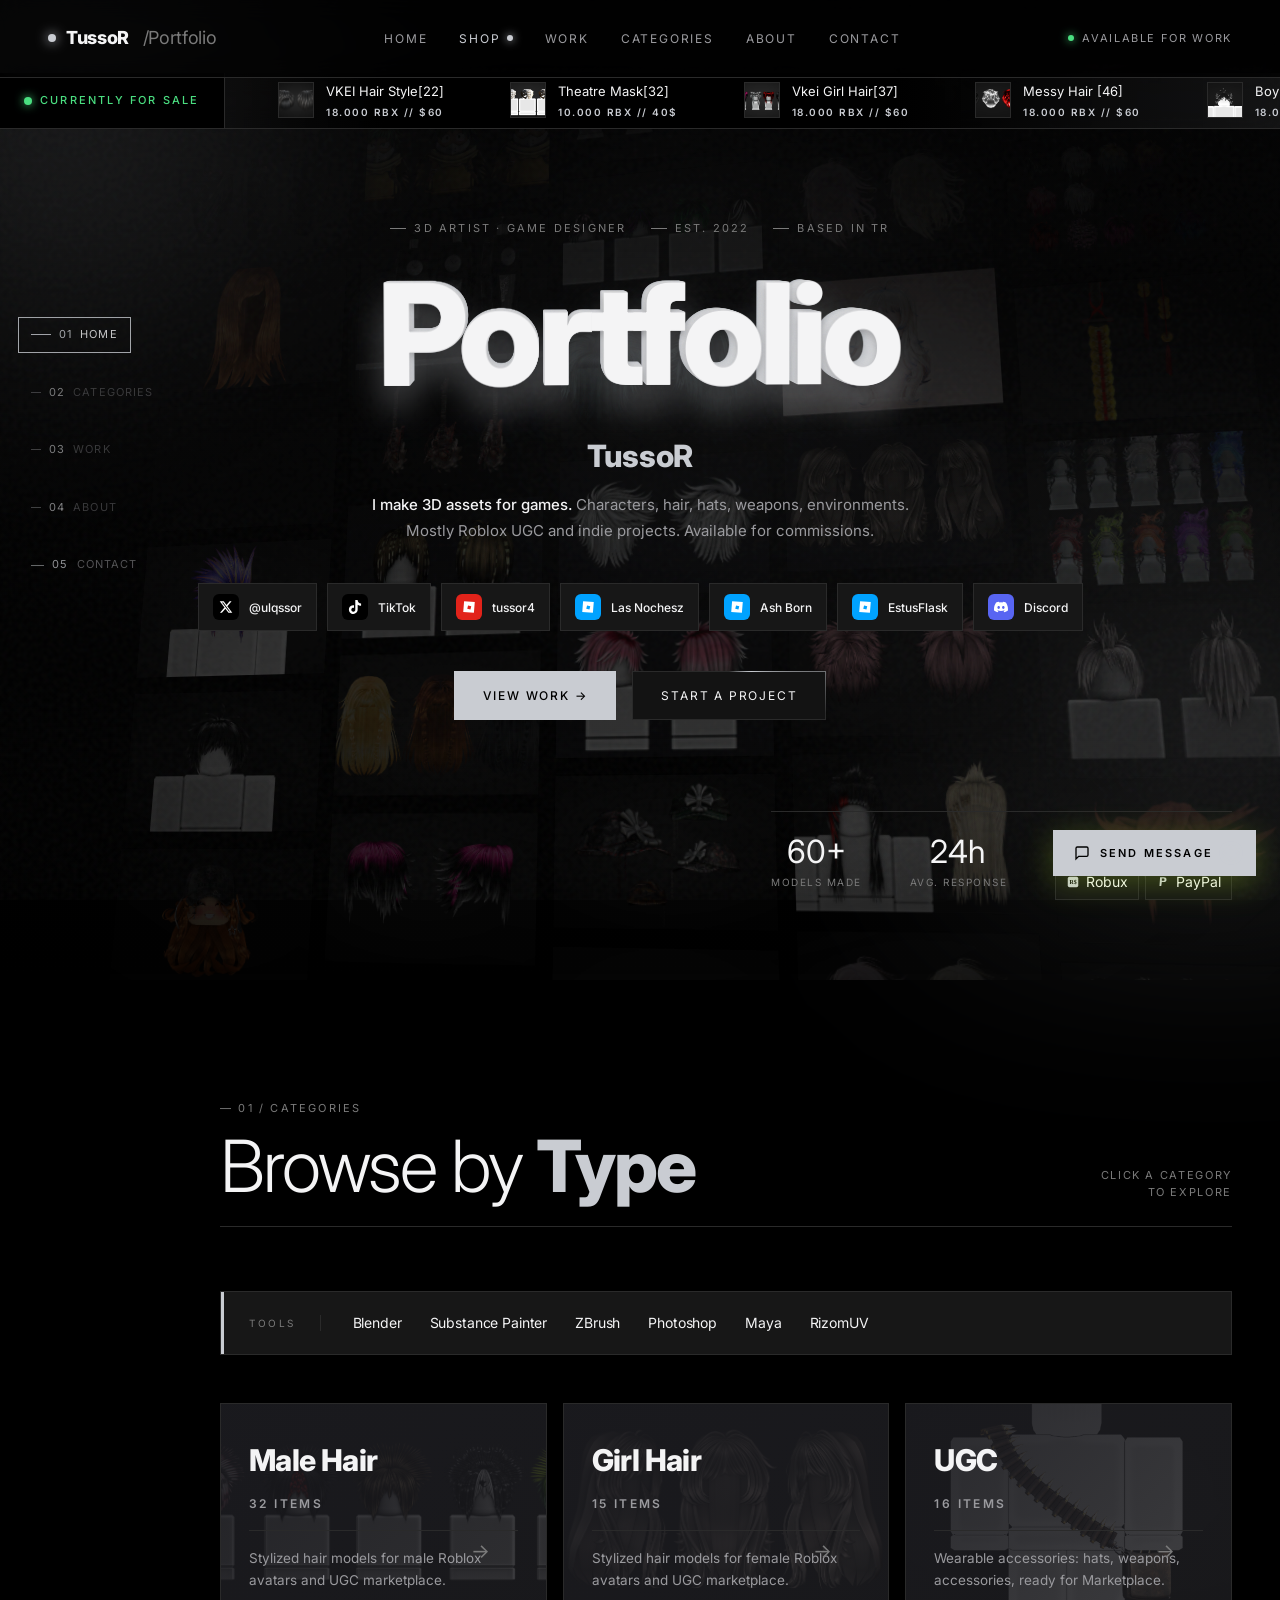
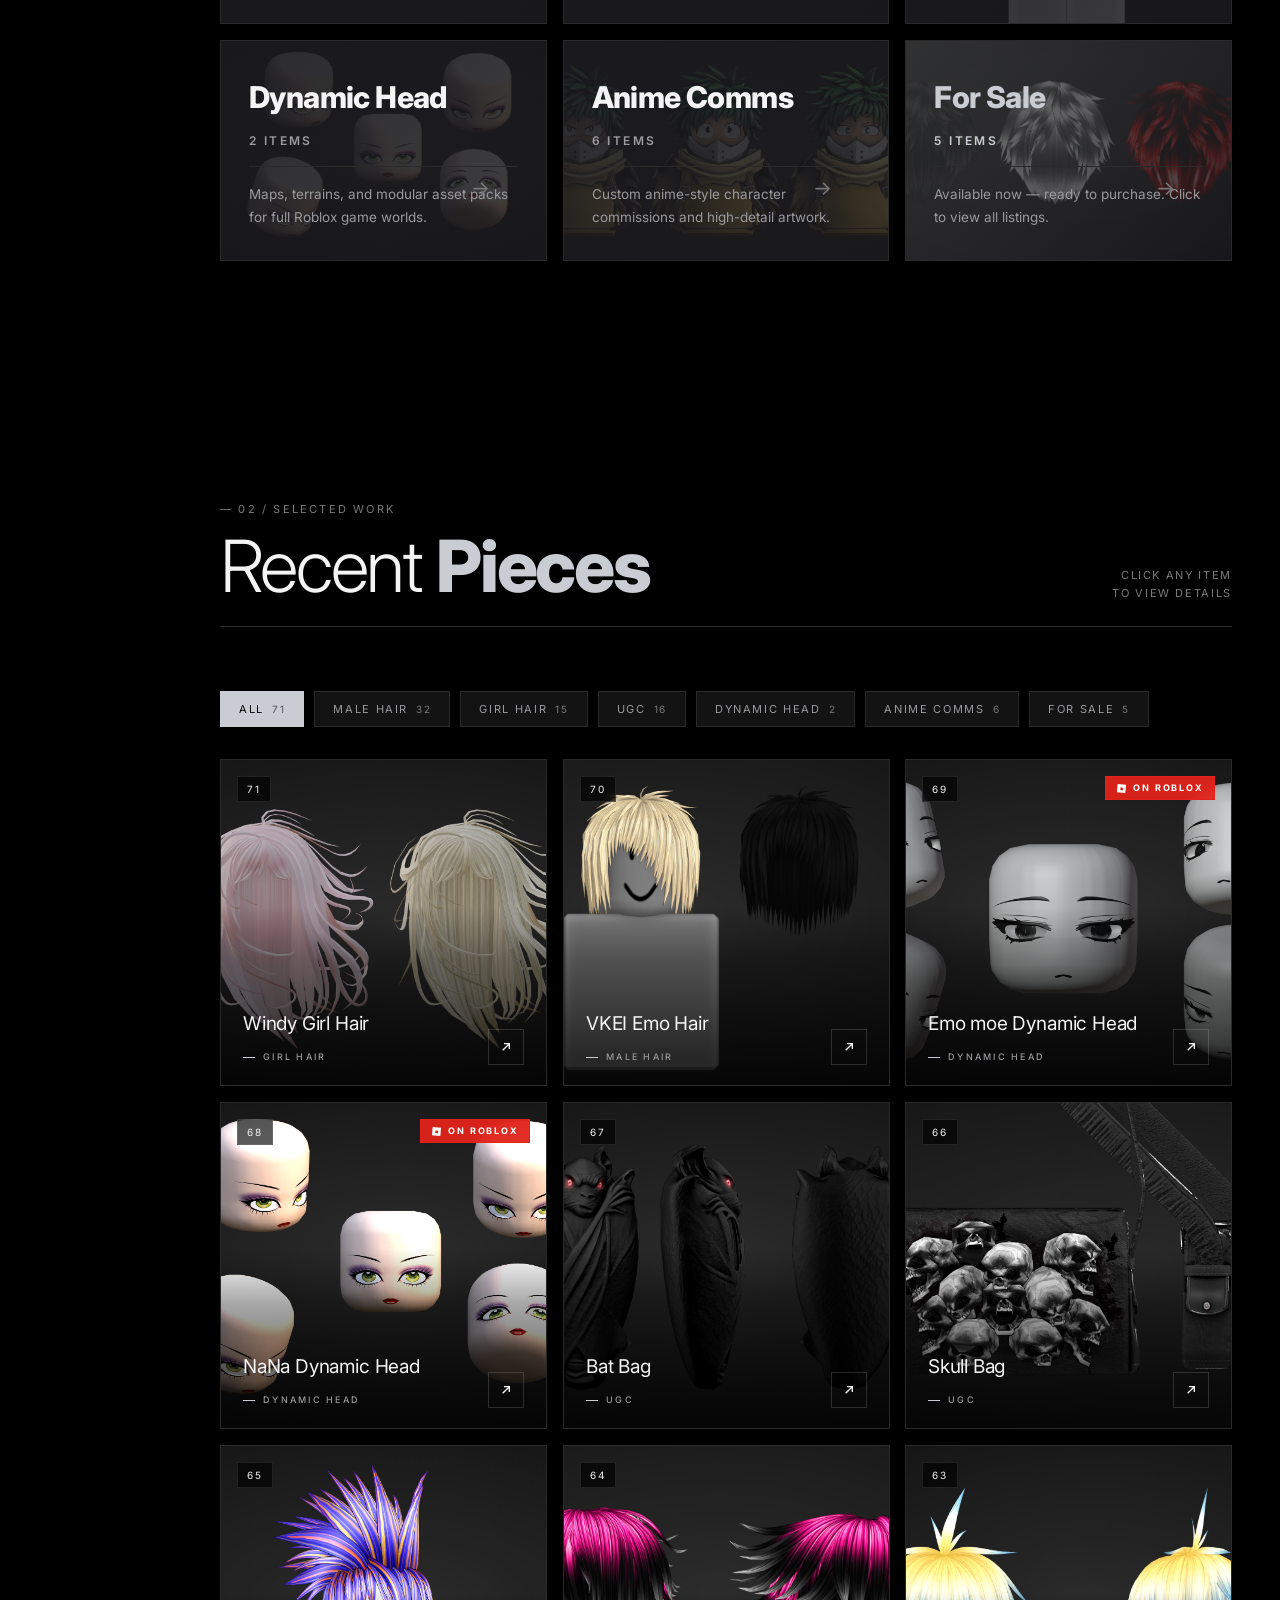
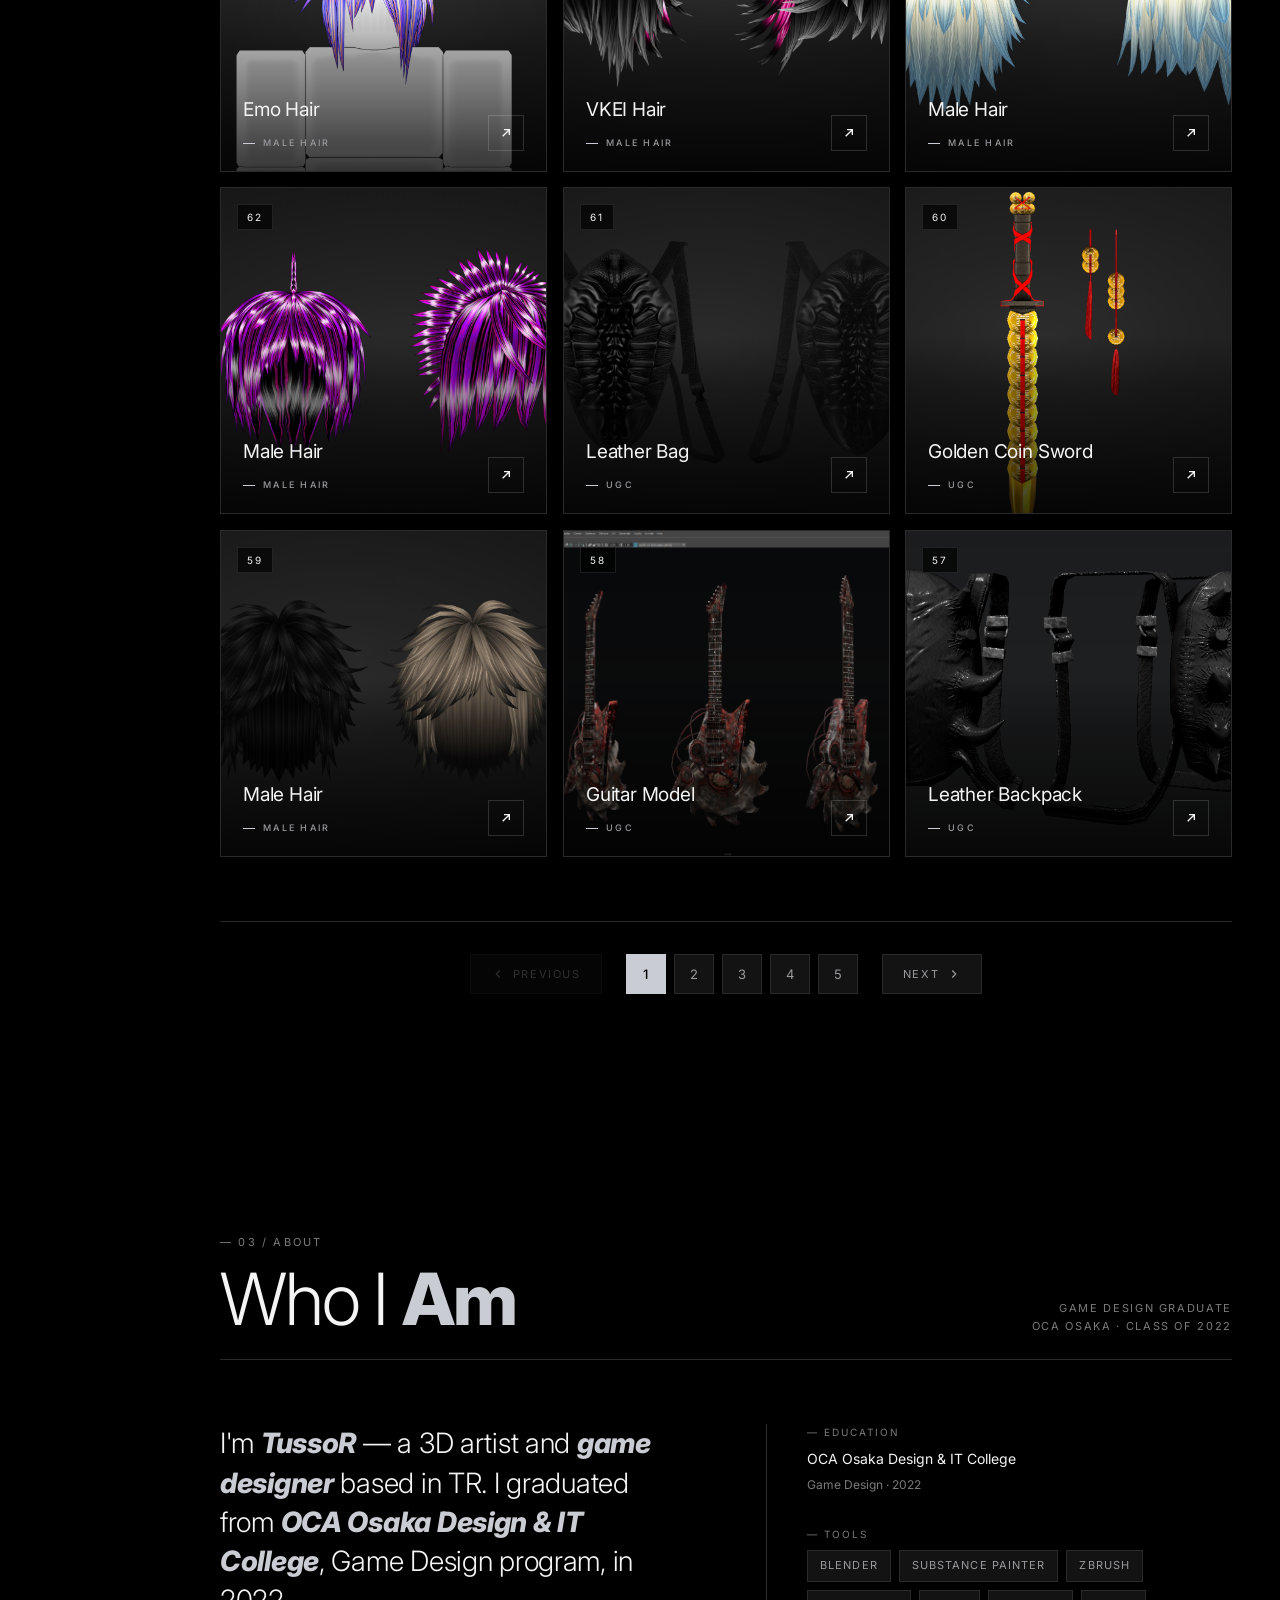
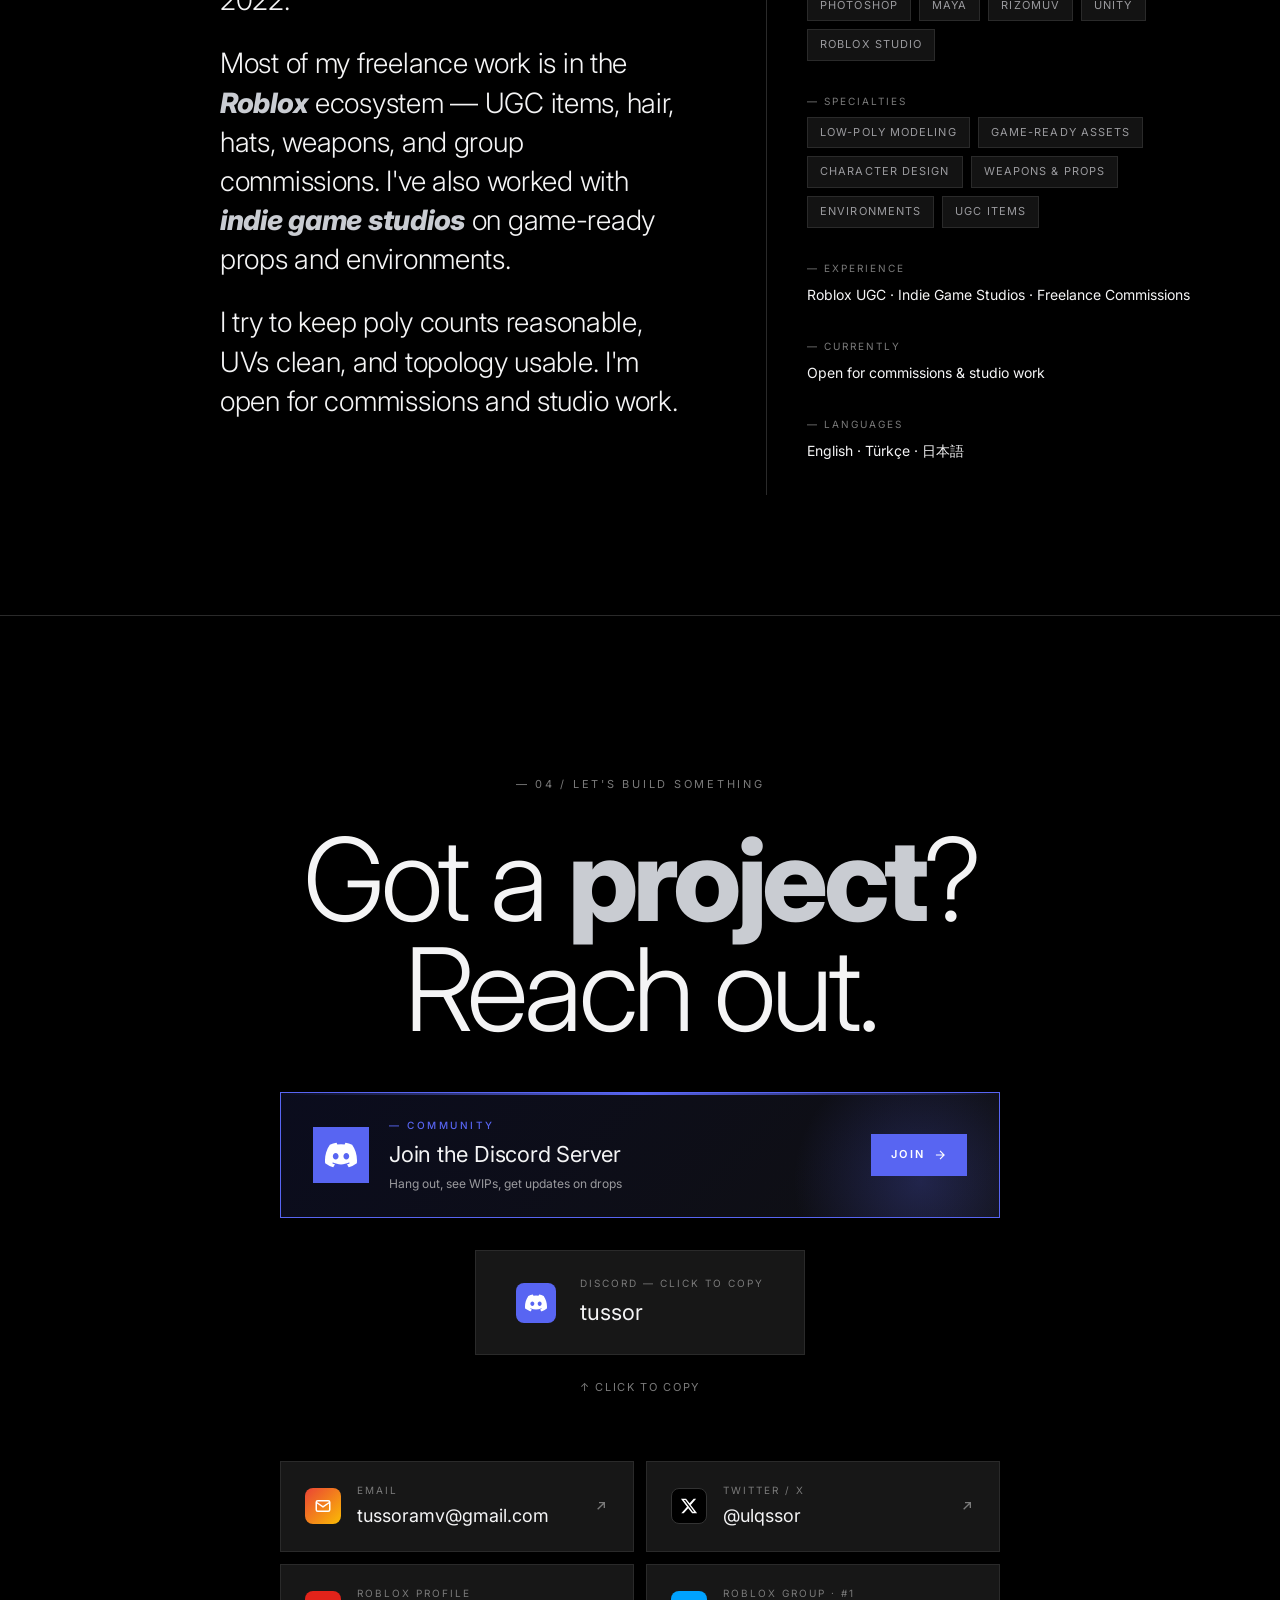
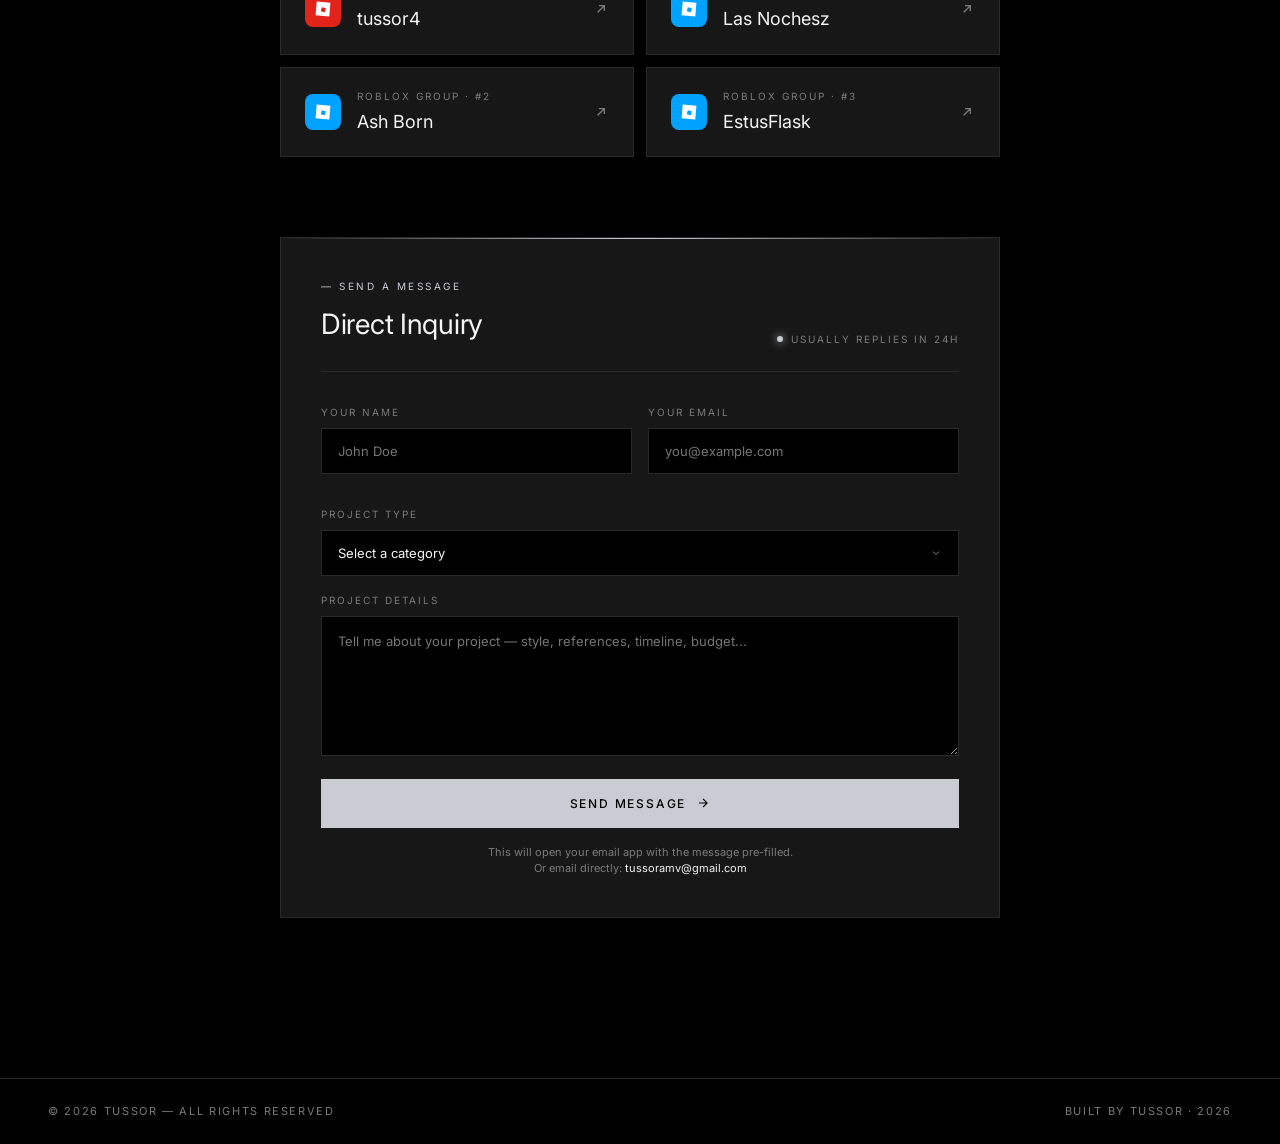
<file: index.html>
<!DOCTYPE html>
<html lang="en">
<head>
<meta charset="UTF-8" />
<meta name="viewport" content="width=device-width, initial-scale=1.0" />

<!-- Primary Meta -->
<title>TussoR — 3D Artist & Roblox UGC Creator | Game-Ready Assets</title>
<meta name="description" content="3D artist and game designer specializing in Roblox UGC, character assets, hair, weapons, and game-ready models. OCA Osaka Game Design graduate. Available for commissions worldwide.">
<meta name="keywords" content="3D artist, Roblox UGC, 3D modeler, game-ready assets, low-poly, character design, Blender, Substance Painter, ZBrush, Maya, RizomUV, Roblox hair, UGC creator, game designer, freelance 3D">
<meta name="author" content="TussoR">
<meta name="robots" content="index, follow">
<link rel="canonical" href="https://tussorportfolio.com/">

<!-- Open Graph (Discord, Facebook, WhatsApp, LinkedIn) -->
<meta property="og:type" content="website">
<meta property="og:url" content="https://tussorportfolio.com/">
<meta property="og:title" content="TussoR — 3D Artist & Roblox UGC Creator">
<meta property="og:description" content="3D artist crafting game-ready assets, Roblox UGC, characters, and headwear. 40+ models, available for commissions worldwide.">
<meta property="og:image" content="https://tussorportfolio.com/renders/og-image.jpg">
<meta property="og:image:width" content="1200">
<meta property="og:image:height" content="630">
<meta property="og:image:alt" content="TussoR 3D Game Artist Portfolio — Selected Assets">
<meta property="og:site_name" content="TussoR Portfolio">
<meta property="og:locale" content="en_US">

<!-- Twitter Card -->
<meta name="twitter:card" content="summary_large_image">
<meta name="twitter:site" content="@ulqssor">
<meta name="twitter:creator" content="@ulqssor">
<meta name="twitter:title" content="TussoR — 3D Artist & Roblox UGC Creator">
<meta name="twitter:description" content="3D artist crafting game-ready assets, Roblox UGC, characters, and headwear. Available for commissions.">
<meta name="twitter:image" content="https://tussorportfolio.com/renders/og-image.jpg">

<!-- Favicon -->
<link rel="icon" type="image/svg+xml" href="data:image/svg+xml,%3Csvg xmlns='http://www.w3.org/2000/svg' viewBox='0 0 32 32'%3E%3Crect width='32' height='32' rx='7' fill='%23000000'/%3E%3Ccircle cx='16' cy='16' r='8' fill='%23c9ccd2'/%3E%3C/svg%3E">

<!-- Theme -->
<meta name="theme-color" content="#000000">

<!-- Schema.org structured data (Google rich results) -->
<script type="application/ld+json">
{
  "@context": "https://schema.org",
  "@type": "Person",
  "name": "TussoR",
  "url": "https://tussorportfolio.com/",
  "image": "https://tussorportfolio.com/renders/og-image.jpg",
  "jobTitle": "3D Artist & Game Designer",
  "description": "3D artist and game designer specializing in Roblox UGC, character assets, and game-ready models.",
  "alumniOf": {
    "@type": "EducationalOrganization",
    "name": "OCA Osaka Design & IT College",
    "description": "Game Design Program · Class of 2022"
  },
  "knowsAbout": [
    "3D Modeling",
    "Roblox UGC",
    "Game-Ready Assets",
    "Character Design",
    "Low-Poly Modeling",
    "Blender",
    "Substance Painter",
    "ZBrush",
    "Maya",
    "RizomUV",
    "Photoshop"
  ],
  "sameAs": [
    "https://x.com/ulqssor",
    "https://www.roblox.com/users/2257838391/profile",
    "https://discord.gg/b2vr6hjXvD"
  ]
}
</script>

<link rel="preconnect" href="https://fonts.googleapis.com">
<link rel="preconnect" href="https://fonts.gstatic.com" crossorigin>
<link href="https://fonts.googleapis.com/css2?family=Inter:wght@300;400;500;600;700;800&display=swap" rel="stylesheet">
<link rel="stylesheet" href="styles.css">
</head>
<body>

<nav>
  <div class="nav-inner">
    <div class="logo" onclick="resetAllFilters()" style="cursor: pointer;" role="button" tabindex="0" aria-label="Reset filters and go to top">
      <span class="logo-dot"></span>
      TussoR<span style="color: var(--text-mute); font-weight: 400; margin-left: 4px;">/Portfolio</span>
    </div>
    <div class="nav-links" id="navLinks">
      <a href="#" onclick="event.preventDefault(); resetAllFilters();">Home</a>
      <a href="#shop" class="nav-shop-link" onclick="event.preventDefault(); setShopFilter();">Shop <span class="nav-shop-dot"></span></a>
      <a href="#work">Work</a>
      <a href="#categories">Categories</a>
      <a href="#about">About</a>
      <a href="#contact">Contact</a>
    </div>
    <div class="nav-status">
      <span class="status-dot"></span>
      Available for work
    </div>
    <button class="nav-toggle" id="navToggle" onclick="toggleNav()" aria-label="Toggle menu" aria-expanded="false" aria-controls="navLinks">
      <svg class="icon-menu" width="20" height="20" viewBox="0 0 24 24" fill="none" stroke="currentColor" stroke-width="2"><path d="M3 6h18M3 12h18M3 18h18"/></svg>
      <svg class="icon-close" width="20" height="20" viewBox="0 0 24 24" fill="none" stroke="currentColor" stroke-width="2" style="display:none;"><path d="M18 6L6 18M6 6l12 12"/></svg>
    </button>
  </div>
</nav>

<!-- SIDE LINE NAV -->
<nav class="line-sidebar" id="lineSidebar" aria-label="Section navigation">
  <ul class="line-sidebar-list" id="lineSidebarList">
    <li class="line-sidebar-item">
      <a href="#" class="line-sidebar-link" data-target="top" aria-current="true" onclick="event.preventDefault(); resetAllFilters();">
        <span class="line-sidebar-marker" aria-hidden="true"></span>
        <span class="line-sidebar-label"><span class="line-sidebar-index">01</span><span class="line-sidebar-text">Home</span></span>
      </a>
    </li>
    <li class="line-sidebar-item">
      <a href="#categories" class="line-sidebar-link" data-target="categories">
        <span class="line-sidebar-marker" aria-hidden="true"></span>
        <span class="line-sidebar-label"><span class="line-sidebar-index">02</span><span class="line-sidebar-text">Categories</span></span>
      </a>
    </li>
    <li class="line-sidebar-item">
      <a href="#work" class="line-sidebar-link" data-target="work">
        <span class="line-sidebar-marker" aria-hidden="true"></span>
        <span class="line-sidebar-label"><span class="line-sidebar-index">03</span><span class="line-sidebar-text">Work</span></span>
      </a>
    </li>
    <li class="line-sidebar-item">
      <a href="#about" class="line-sidebar-link" data-target="about">
        <span class="line-sidebar-marker" aria-hidden="true"></span>
        <span class="line-sidebar-label"><span class="line-sidebar-index">04</span><span class="line-sidebar-text">About</span></span>
      </a>
    </li>
    <li class="line-sidebar-item">
      <a href="#contact" class="line-sidebar-link" data-target="contact">
        <span class="line-sidebar-marker" aria-hidden="true"></span>
        <span class="line-sidebar-label"><span class="line-sidebar-index">05</span><span class="line-sidebar-text">Contact</span></span>
      </a>
    </li>
  </ul>
</nav>

<!-- SHOP MARQUEE BANNER -->
<div class="shop-banner" id="shopBanner" style="display:none;">
  <div class="shop-banner-label">
    <span class="shop-banner-dot"></span>
    Currently for Sale
  </div>
  <div class="shop-banner-track" id="shopBannerTrack"></div>
</div>

<!-- HERO -->
<section class="hero">
  <div class="drift-wall" id="driftWall" role="group" aria-label="Selected project renders">
    <div class="drift-wall-plane" id="driftWallPlane"></div>
  </div>
  <div class="hero-meta">
    <span>3D Artist · Game Designer</span>
    <span>Est. 2022</span>
    <span>Based in TR</span>
  </div>
  <h1>
    <span class="depth-text" id="depthTitle"><span class="depth-text-stage" id="depthTitleStage"></span></span>
    <span class="sr-only"> — TussoR, 3D Artist &amp; Roblox UGC Creator making game-ready assets</span>
  </h1>
  <div class="hero-signature">
    <div class="hero-name">TussoR</div>
    <p class="hero-desc">
      <strong>I make 3D assets for games.</strong>
      Characters, hair, hats, weapons, environments. Mostly Roblox UGC and indie projects.
      Available for commissions.
    </p>
  </div>

  <div class="hero-socials">
    <a href="https://x.com/ulqssor" target="_blank" class="hero-social-card">
      <span class="hero-social-icon" style="background:#000;">
        <svg width="14" height="14" viewBox="0 0 24 24" fill="white"><path d="M18.244 2.25h3.308l-7.227 8.26 8.502 11.24H16.17l-5.214-6.817L4.99 21.75H1.68l7.73-8.835L1.254 2.25H8.08l4.713 6.231zm-1.161 17.52h1.833L7.084 4.126H5.117z"/></svg>
      </span>
      <span class="hero-social-label">@ulqssor</span>
    </a>
    <a href="https://www.tiktok.com/@tussor4" target="_blank" class="hero-social-card">
      <span class="hero-social-icon" style="background:#000;">
        <svg width="14" height="14" viewBox="0 0 24 24" fill="white"><path d="M12.525.02c1.31-.02 2.61-.01 3.91-.02.08 1.53.63 3.09 1.75 4.17 1.12 1.11 2.7 1.62 4.24 1.79v4.03c-1.44-.05-2.89-.35-4.2-.97-.57-.26-1.1-.59-1.62-.93-.01 2.92.01 5.84-.02 8.75-.08 1.4-.54 2.79-1.35 3.94-1.31 1.92-3.58 3.17-5.91 3.21-1.43.08-2.86-.31-4.08-1.03-2.02-1.19-3.44-3.37-3.65-5.71-.02-.5-.03-1-.01-1.49.18-1.9 1.12-3.72 2.58-4.96 1.66-1.44 3.98-2.13 6.15-1.72.02 1.48-.04 2.96-.04 4.44-.99-.32-2.15-.23-3.02.37-.63.41-1.11 1.04-1.36 1.75-.21.51-.15 1.07-.14 1.61.24 1.64 1.82 3.02 3.5 2.87 1.12-.01 2.19-.66 2.77-1.61.19-.33.4-.67.41-1.06.1-1.79.06-3.57.07-5.36.01-4.03-.01-8.05.02-12.07z"/></svg>
      </span>
      <span class="hero-social-label">TikTok</span>
    </a>
    <a href="https://www.roblox.com/users/2257838391/profile" target="_blank" class="hero-social-card">
      <span class="hero-social-icon" style="background:#e2231a;">
        <svg width="14" height="14" viewBox="0 0 24 24" fill="white"><path d="M3.6 2.1L2.1 20.4l18.3 1.5L21.9 3.6 3.6 2.1zm10.86 14.27l-5.46-1.4 1.4-5.46 5.46 1.4-1.4 5.46z"/></svg>
      </span>
      <span class="hero-social-label">tussor4</span>
    </a>
    <a href="https://www.roblox.com/communities/35965009/Las-Nochesz#!/about" target="_blank" class="hero-social-card">
      <span class="hero-social-icon" style="background:#00a2ff;">
        <svg width="14" height="14" viewBox="0 0 24 24" fill="white"><path d="M3.6 2.1L2.1 20.4l18.3 1.5L21.9 3.6 3.6 2.1zm10.86 14.27l-5.46-1.4 1.4-5.46 5.46 1.4-1.4 5.46z"/></svg>
      </span>
      <span class="hero-social-label">Las Nochesz</span>
    </a>
    <a href="https://www.roblox.com/communities/35075842/Ash-Born#!/about" target="_blank" class="hero-social-card">
      <span class="hero-social-icon" style="background:#00a2ff;">
        <svg width="14" height="14" viewBox="0 0 24 24" fill="white"><path d="M3.6 2.1L2.1 20.4l18.3 1.5L21.9 3.6 3.6 2.1zm10.86 14.27l-5.46-1.4 1.4-5.46 5.46 1.4-1.4 5.46z"/></svg>
      </span>
      <span class="hero-social-label">Ash Born</span>
    </a>
    <a href="https://www.roblox.com/communities/875474758/EstusFlask#!/about" target="_blank" class="hero-social-card">
      <span class="hero-social-icon" style="background:#00a2ff;">
        <svg width="14" height="14" viewBox="0 0 24 24" fill="white"><path d="M3.6 2.1L2.1 20.4l18.3 1.5L21.9 3.6 3.6 2.1zm10.86 14.27l-5.46-1.4 1.4-5.46 5.46 1.4-1.4 5.46z"/></svg>
      </span>
      <span class="hero-social-label">EstusFlask</span>
    </a>
    <a href="https://discord.gg/b2vr6hjXvD" target="_blank" rel="noopener" class="hero-social-card">
      <span class="hero-social-icon" style="background:#5865f2;">
        <svg width="14" height="14" viewBox="0 0 24 24" fill="white"><path d="M20.317 4.37a19.791 19.791 0 0 0-4.885-1.515.074.074 0 0 0-.079.037c-.21.375-.444.864-.608 1.25a18.27 18.27 0 0 0-5.487 0 12.64 12.64 0 0 0-.617-1.25.077.077 0 0 0-.079-.037A19.736 19.736 0 0 0 3.677 4.37a.07.07 0 0 0-.032.027C.533 9.046-.32 13.58.099 18.057a.082.082 0 0 0 .031.057 19.9 19.9 0 0 0 5.993 3.03.078.078 0 0 0 .084-.028 14.09 14.09 0 0 0 1.226-1.994.076.076 0 0 0-.041-.106 13.107 13.107 0 0 1-1.872-.892.077.077 0 0 1-.008-.128c.126-.094.252-.192.372-.292a.074.074 0 0 1 .077-.01c3.928 1.793 8.18 1.793 12.062 0a.074.074 0 0 1 .078.01c.12.098.246.198.373.292a.077.077 0 0 1-.006.127 12.299 12.299 0 0 1-1.873.892.077.077 0 0 0-.041.107c.36.698.772 1.362 1.225 1.993a.076.076 0 0 0 .084.028 19.839 19.839 0 0 0 6.002-3.03.077.077 0 0 0 .032-.054c.5-5.177-.838-9.674-3.549-13.66a.061.061 0 0 0-.031-.03zM8.02 15.33c-1.183 0-2.157-1.085-2.157-2.419 0-1.333.956-2.419 2.157-2.419 1.21 0 2.176 1.096 2.157 2.42 0 1.333-.956 2.418-2.157 2.418zm7.975 0c-1.183 0-2.157-1.085-2.157-2.419 0-1.333.955-2.419 2.157-2.419 1.21 0 2.176 1.096 2.157 2.42 0 1.333-.946 2.418-2.157 2.418z"/></svg>
      </span>
      <span class="hero-social-label">Discord</span>
    </a>
  </div>

  <div class="hero-actions">
    <a href="#work" class="btn btn-primary">View Work →</a>
    <a href="#contact" class="btn">Start a Project</a>
  </div>

  <div class="hero-stats">
    <div>
      <div class="stat-num">60+</div>
      <div class="stat-label">Models Made</div>
    </div>
    <div>
      <div class="stat-num">24h</div>
      <div class="stat-label">Avg. Response</div>
    </div>
    <div class="hero-payment">
      <div class="stat-label" style="margin-top:0;">Payment</div>
      <div class="payment-methods">
        <div class="payment-chip">
          <svg width="14" height="14" viewBox="0 0 24 24" fill="currentColor"><rect x="3" y="3" width="18" height="18" rx="3"/><text x="12" y="16" text-anchor="middle" font-family="serif" font-size="10" font-weight="bold" fill="#000000">R$</text></svg>
          Robux
        </div>
        <div class="payment-chip">
          <svg width="14" height="14" viewBox="0 0 24 24" fill="currentColor"><path d="M7 4h6.5c2.8 0 4.5 1.5 4.5 4s-1.7 4-4.5 4H10l-1 7H6L7 4zm3 6h2.5c1.4 0 2-.6 2-2s-.6-2-2-2H10v4z"/></svg>
          PayPal
        </div>
      </div>
    </div>
  </div>
</section>

<!-- CATEGORIES -->
<section class="section" id="categories">
  <div class="section-header reveal">
    <div>
      <div class="section-num">— 01 / Categories</div>
      <h2 class="section-title">Browse by <span class="italic">Type</span></h2>
    </div>
    <div class="section-meta">
      Click a category<br>to explore
    </div>
  </div>

  <div class="tools-bar reveal">
    <div class="tools-label">Tools</div>
    <div class="tools-list">
      <div class="tool"><span class="tool-name">Blender</span></div>
      <div class="tool"><span class="tool-name">Substance Painter</span></div>
      <div class="tool"><span class="tool-name">ZBrush</span></div>
      <div class="tool"><span class="tool-name">Photoshop</span></div>
      <div class="tool"><span class="tool-name">Maya</span></div>
      <div class="tool"><span class="tool-name">RizomUV</span></div>
    </div>
  </div>
  <div class="cat-grid-wrap" id="catGridWrap">
    <div class="cat-grid-glow" id="catGridGlow" aria-hidden="true"></div>
    <div class="cat-grid">
      <!-- Categories populated by JavaScript, counts auto-update -->
    </div>
  </div>
</section>

<!-- WORK -->
<section class="section" id="work">
  <div class="section-header reveal">
    <div>
      <div class="section-num">— 02 / Selected Work</div>
      <h2 class="section-title">Recent <span class="italic">Pieces</span></h2>
    </div>
    <div class="section-meta">
      Click any item<br>to view details
    </div>
  </div>

  <div class="work-filters" id="workFilters"></div>

  <div class="filter-banner" id="filterBanner" style="display:none;"></div>

  <div class="work-grid" id="workGrid">
<!-- Projects are populated by JavaScript from the 'projects' array at the bottom -->
  </div>

  <div class="pagination" id="pagination"></div>
</section>

<!-- ABOUT -->
<section class="section" id="about">
  <div class="section-header reveal">
    <div>
      <div class="section-num">— 03 / About</div>
      <h2 class="section-title">Who I <span class="italic">Am</span></h2>
    </div>
    <div class="section-meta">
      Game design graduate<br>OCA Osaka · Class of 2022
    </div>
  </div>

  <div class="about">
    <div class="about-text reveal">
      <p>
        I'm <em>TussoR</em> — a 3D artist and <em>game designer</em>
        based in TR. I graduated from <em>OCA Osaka Design &amp; IT College</em>,
        Game Design program, in 2022.
      </p>
      <p>
        Most of my freelance work is in the <em>Roblox</em> ecosystem —
        UGC items, hair, hats, weapons, and group commissions. I've also
        worked with <em>indie game studios</em> on game-ready props and
        environments.
      </p>
      <p>
        I try to keep poly counts reasonable, UVs clean, and topology
        usable. I'm open for commissions and studio work.
      </p>
    </div>

    <div class="about-side reveal">
      <div class="info-block">
        <div class="info-label">— Education</div>
        <div class="info-value">OCA Osaka Design &amp; IT College</div>
        <div class="info-value" style="color: var(--text-mute); font-size: 12px; margin-top: 4px;">Game Design · 2022</div>
      </div>

      <div class="info-block">
        <div class="info-label">— Tools</div>
        <ul class="skill-list">
          <li>Blender</li>
          <li>Substance Painter</li>
          <li>ZBrush</li>
          <li>Photoshop</li>
          <li>Maya</li>
          <li>RizomUV</li>
          <li>Unity</li>
          <li>Roblox Studio</li>
        </ul>
      </div>

      <div class="info-block">
        <div class="info-label">— Specialties</div>
        <ul class="skill-list">
          <li>Low-Poly Modeling</li>
          <li>Game-Ready Assets</li>
          <li>Character Design</li>
          <li>Weapons &amp; Props</li>
          <li>Environments</li>
          <li>UGC Items</li>
        </ul>
      </div>

      <div class="info-block">
        <div class="info-label">— Experience</div>
        <div class="info-value">Roblox UGC · Indie Game Studios · Freelance Commissions</div>
      </div>

      <div class="info-block">
        <div class="info-label">— Currently</div>
        <div class="info-value">Open for commissions &amp; studio work</div>
      </div>

      <div class="info-block">
        <div class="info-label">— Languages</div>
        <div class="info-value">English · Türkçe · 日本語</div>
      </div>
    </div>
  </div>
</section>

<!-- CONTACT -->
<section class="contact" id="contact">
  <div class="contact-pre reveal">— 04 / Let's Build Something</div>
  <h2 class="contact-title reveal">
    Got a <span class="italic">project</span>?<br>
    Reach out.
  </h2>

  <a href="https://discord.gg/b2vr6hjXvD" target="_blank" rel="noopener" class="discord-server-banner reveal">
    <div class="discord-server-glow"></div>
    <div class="discord-server-content">
      <div class="discord-server-icon">
        <svg width="32" height="32" viewBox="0 0 24 24" fill="currentColor">
          <path d="M20.317 4.37a19.791 19.791 0 0 0-4.885-1.515.074.074 0 0 0-.079.037c-.21.375-.444.864-.608 1.25a18.27 18.27 0 0 0-5.487 0 12.64 12.64 0 0 0-.617-1.25.077.077 0 0 0-.079-.037A19.736 19.736 0 0 0 3.677 4.37a.07.07 0 0 0-.032.027C.533 9.046-.32 13.58.099 18.057a.082.082 0 0 0 .031.057 19.9 19.9 0 0 0 5.993 3.03.078.078 0 0 0 .084-.028 14.09 14.09 0 0 0 1.226-1.994.076.076 0 0 0-.041-.106 13.107 13.107 0 0 1-1.872-.892.077.077 0 0 1-.008-.128c.126-.094.252-.192.372-.292a.074.074 0 0 1 .077-.01c3.928 1.793 8.18 1.793 12.062 0a.074.074 0 0 1 .078.01c.12.098.246.198.373.292a.077.077 0 0 1-.006.127 12.299 12.299 0 0 1-1.873.892.077.077 0 0 0-.041.107c.36.698.772 1.362 1.225 1.993a.076.076 0 0 0 .084.028 19.839 19.839 0 0 0 6.002-3.03.077.077 0 0 0 .032-.054c.5-5.177-.838-9.674-3.549-13.66a.061.061 0 0 0-.031-.03zM8.02 15.33c-1.183 0-2.157-1.085-2.157-2.419 0-1.333.956-2.419 2.157-2.419 1.21 0 2.176 1.096 2.157 2.42 0 1.333-.956 2.418-2.157 2.418zm7.975 0c-1.183 0-2.157-1.085-2.157-2.419 0-1.333.955-2.419 2.157-2.419 1.21 0 2.176 1.096 2.157 2.42 0 1.333-.946 2.418-2.157 2.418z"/>
        </svg>
      </div>
      <div class="discord-server-text">
        <div class="discord-server-label">— Community</div>
        <div class="discord-server-title">Join the Discord Server</div>
        <div class="discord-server-subtitle">Hang out, see WIPs, get updates on drops</div>
      </div>
      <div class="discord-server-cta">
        Join
        <svg width="14" height="14" viewBox="0 0 24 24" fill="none" stroke="currentColor" stroke-width="2"><path d="M5 12h14M12 5l7 7-7 7"/></svg>
      </div>
    </div>
  </a>

  <div class="discord-card reveal" id="discordCard" role="button" tabindex="0" aria-label="Copy Discord username tussor to clipboard">
    <div class="discord-icon">
      <svg width="22" height="22" viewBox="0 0 24 24" fill="white">
        <path d="M20.317 4.37a19.791 19.791 0 0 0-4.885-1.515a.074.074 0 0 0-.079.037c-.21.375-.444.864-.608 1.25a18.27 18.27 0 0 0-5.487 0a12.64 12.64 0 0 0-.617-1.25a.077.077 0 0 0-.079-.037A19.736 19.736 0 0 0 3.677 4.37a.07.07 0 0 0-.032.027C.533 9.046-.32 13.58.099 18.057a.082.082 0 0 0 .031.057a19.9 19.9 0 0 0 5.993 3.03a.078.078 0 0 0 .084-.028a14.09 14.09 0 0 0 1.226-1.994a.076.076 0 0 0-.041-.106a13.107 13.107 0 0 1-1.872-.892a.077.077 0 0 1-.008-.128a10.2 10.2 0 0 0 .372-.292a.074.074 0 0 1 .077-.01c3.928 1.793 8.18 1.793 12.062 0a.074.074 0 0 1 .078.01c.12.098.246.198.373.292a.077.077 0 0 1-.006.127a12.299 12.299 0 0 1-1.873.892a.077.077 0 0 0-.041.107c.36.698.772 1.362 1.225 1.993a.076.076 0 0 0 .084.028a19.839 19.839 0 0 0 6.002-3.03a.077.077 0 0 0 .032-.054c.5-5.177-.838-9.674-3.549-13.66a.061.061 0 0 0-.031-.03zM8.02 15.33c-1.183 0-2.157-1.085-2.157-2.419c0-1.333.956-2.419 2.157-2.419c1.21 0 2.176 1.096 2.157 2.42c0 1.333-.956 2.418-2.157 2.418zm7.975 0c-1.183 0-2.157-1.085-2.157-2.419c0-1.333.955-2.419 2.157-2.419c1.21 0 2.176 1.096 2.157 2.42c0 1.333-.946 2.418-2.157 2.418z"/>
      </svg>
    </div>
    <div class="discord-text">
      <div class="discord-label">Discord — Click to Copy</div>
      <div class="discord-handle" id="discordHandle">tussor</div>
    </div>
  </div>
  <div class="copy-hint" id="copyHint">↑ Click to copy</div>

  <div class="socials-grid reveal" style="margin-top: 64px;">

    <!-- Email -->
    <a href="mailto:tussoramv@gmail.com" class="social-card">
      <div class="social-icon email-bg">
        <svg width="18" height="18" viewBox="0 0 24 24" fill="none" stroke="white" stroke-width="2">
          <rect x="3" y="5" width="18" height="14" rx="2"/>
          <path d="M3 7l9 6 9-6"/>
        </svg>
      </div>
      <div class="social-text">
        <div class="social-label">Email</div>
        <div class="social-handle">tussoramv@gmail.com</div>
      </div>
      <svg class="social-arrow" width="16" height="16" viewBox="0 0 24 24" fill="none" stroke="currentColor" stroke-width="2">
        <path d="M7 17 L17 7 M9 7 L17 7 L17 15"/>
      </svg>
    </a>

    <!-- Twitter -->
    <a href="https://x.com/ulqssor" target="_blank" class="social-card">
      <div class="social-icon twitter">
        <svg width="18" height="18" viewBox="0 0 24 24" fill="white">
          <path d="M18.244 2.25h3.308l-7.227 8.26 8.502 11.24H16.17l-5.214-6.817L4.99 21.75H1.68l7.73-8.835L1.254 2.25H8.08l4.713 6.231zm-1.161 17.52h1.833L7.084 4.126H5.117z"/>
        </svg>
      </div>
      <div class="social-text">
        <div class="social-label">Twitter / X</div>
        <div class="social-handle">@ulqssor</div>
      </div>
      <svg class="social-arrow" width="16" height="16" viewBox="0 0 24 24" fill="none" stroke="currentColor" stroke-width="2">
        <path d="M7 17 L17 7 M9 7 L17 7 L17 15"/>
      </svg>
    </a>

    <!-- Roblox Profile -->
    <a href="https://www.roblox.com/users/2257838391/profile" target="_blank" class="social-card">
      <div class="social-icon roblox">
        <svg width="18" height="18" viewBox="0 0 24 24" fill="white">
          <path d="M3.6 2.1L2.1 20.4l18.3 1.5L21.9 3.6 3.6 2.1zm10.86 14.27l-5.46-1.4 1.4-5.46 5.46 1.4-1.4 5.46z"/>
        </svg>
      </div>
      <div class="social-text">
        <div class="social-label">Roblox Profile</div>
        <div class="social-handle">tussor4</div>
      </div>
      <svg class="social-arrow" width="16" height="16" viewBox="0 0 24 24" fill="none" stroke="currentColor" stroke-width="2">
        <path d="M7 17 L17 7 M9 7 L17 7 L17 15"/>
      </svg>
    </a>

    <!-- Roblox Group 1 -->
    <a href="https://www.roblox.com/communities/35965009/Las-Nochesz#!/about" target="_blank" class="social-card">
      <div class="social-icon group">
        <svg width="18" height="18" viewBox="0 0 24 24" fill="white">
          <path d="M3.6 2.1L2.1 20.4l18.3 1.5L21.9 3.6 3.6 2.1zm10.86 14.27l-5.46-1.4 1.4-5.46 5.46 1.4-1.4 5.46z"/>
        </svg>
      </div>
      <div class="social-text">
        <div class="social-label">Roblox Group · #1</div>
        <div class="social-handle">Las Nochesz</div>
      </div>
      <svg class="social-arrow" width="16" height="16" viewBox="0 0 24 24" fill="none" stroke="currentColor" stroke-width="2">
        <path d="M7 17 L17 7 M9 7 L17 7 L17 15"/>
      </svg>
    </a>

    <!-- Roblox Group 2 -->
    <a href="https://www.roblox.com/communities/35075842/Ash-Born#!/about" target="_blank" class="social-card">
      <div class="social-icon group">
        <svg width="18" height="18" viewBox="0 0 24 24" fill="white">
          <path d="M3.6 2.1L2.1 20.4l18.3 1.5L21.9 3.6 3.6 2.1zm10.86 14.27l-5.46-1.4 1.4-5.46 5.46 1.4-1.4 5.46z"/>
        </svg>
      </div>
      <div class="social-text">
        <div class="social-label">Roblox Group · #2</div>
        <div class="social-handle">Ash Born</div>
      </div>
      <svg class="social-arrow" width="16" height="16" viewBox="0 0 24 24" fill="none" stroke="currentColor" stroke-width="2">
        <path d="M7 17 L17 7 M9 7 L17 7 L17 15"/>
      </svg>
    </a>

    <!-- Roblox Group 3 -->
    <a href="https://www.roblox.com/communities/875474758/EstusFlask#!/about" target="_blank" class="social-card">
      <div class="social-icon group">
        <svg width="18" height="18" viewBox="0 0 24 24" fill="white">
          <path d="M3.6 2.1L2.1 20.4l18.3 1.5L21.9 3.6 3.6 2.1zm10.86 14.27l-5.46-1.4 1.4-5.46 5.46 1.4-1.4 5.46z"/>
        </svg>
      </div>
      <div class="social-text">
        <div class="social-label">Roblox Group · #3</div>
        <div class="social-handle">EstusFlask</div>
      </div>
      <svg class="social-arrow" width="16" height="16" viewBox="0 0 24 24" fill="none" stroke="currentColor" stroke-width="2">
        <path d="M7 17 L17 7 M9 7 L17 7 L17 15"/>
      </svg>
    </a>

  </div>

  <!-- Message Form -->
  <div class="message-form reveal">
    <div class="form-header">
      <div>
        <div class="form-label">— Send a Message</div>
        <div class="form-title">Direct Inquiry</div>
      </div>
      <div class="form-meta">Usually replies in 24h</div>
    </div>

    <form id="contactForm" onsubmit="handleSubmit(event)">
      <div class="form-row">
        <div class="form-group">
          <label class="form-group-label" for="name">Your Name</label>
          <input type="text" id="name" name="name" class="form-input" placeholder="John Doe" required>
        </div>
        <div class="form-group">
          <label class="form-group-label" for="email">Your Email</label>
          <input type="email" id="email" name="email" class="form-input" placeholder="you@example.com" required>
        </div>
      </div>

      <div class="form-group">
        <label class="form-group-label" for="projectType">Project Type</label>
        <select id="projectType" name="projectType" class="form-select" required>
          <option value="">Select a category</option>
          <option value="ugc">UGC Item</option>
          <option value="hair">Low Poly Hair</option>
          <option value="weapon">Weapon</option>
          <option value="character">Character</option>
          <option value="environment">Environment / Map</option>
          <option value="high-poly">High Poly Render</option>
          <option value="other">Other / Custom</option>
        </select>
      </div>

      <div class="form-group">
        <label class="form-group-label" for="message">Project Details</label>
        <textarea id="message" name="message" class="form-textarea" placeholder="Tell me about your project — style, references, timeline, budget..." required></textarea>
      </div>

      <button type="submit" class="form-submit" id="submitBtn">
        Send Message
        <svg width="14" height="14" viewBox="0 0 24 24" fill="none" stroke="currentColor" stroke-width="2">
          <path d="M5 12h14M12 5l7 7-7 7"/>
        </svg>
      </button>

      <div class="form-success" id="formSuccess">
        ✓ Opening your email app...
      </div>

      <div class="form-note">
        This will open your email app with the message pre-filled.<br>
        Or email directly: <span style="color: var(--text);">tussoramv@gmail.com</span>
      </div>
    </form>
  </div>
</section>

<!-- INQUIRY MODAL -->
<div class="modal-backdrop" id="inquiryModal" onclick="if(event.target===this) closeInquiryModal()">
  <div class="modal">
    <div class="modal-header">
      <div class="modal-title">Send Inquiry</div>
      <button class="modal-close" onclick="closeInquiryModal()">
        <svg width="20" height="20" viewBox="0 0 24 24" fill="none" stroke="currentColor" stroke-width="2"><path d="M18 6L6 18M6 6l12 12"/></svg>
      </button>
    </div>
    <div class="modal-body">
      <div class="modal-product" id="modalProduct" style="display:none;">
        <div class="modal-product-label">Inquiring about</div>
        <div class="modal-product-name" id="modalProductName"></div>
      </div>

      <div class="modal-quick-contact">
        <a href="https://discord.gg/b2vr6hjXvD" target="_blank" rel="noopener" class="quick-link" style="border-color: #5865f2; color: #5865f2;">
          <svg viewBox="0 0 24 24" fill="currentColor"><path d="M20.317 4.37a19.791 19.791 0 0 0-4.885-1.515.074.074 0 0 0-.079.037c-.21.375-.444.864-.608 1.25a18.27 18.27 0 0 0-5.487 0 12.64 12.64 0 0 0-.617-1.25.077.077 0 0 0-.079-.037A19.736 19.736 0 0 0 3.677 4.37a.07.07 0 0 0-.032.027C.533 9.046-.32 13.58.099 18.057a.082.082 0 0 0 .031.057 19.9 19.9 0 0 0 5.993 3.03.078.078 0 0 0 .084-.028 14.09 14.09 0 0 0 1.226-1.994.076.076 0 0 0-.041-.106 13.107 13.107 0 0 1-1.872-.892.077.077 0 0 1-.008-.128c.126-.094.252-.192.372-.292a.074.074 0 0 1 .077-.01c3.928 1.793 8.18 1.793 12.062 0a.074.074 0 0 1 .078.01c.12.098.246.198.373.292a.077.077 0 0 1-.006.127 12.299 12.299 0 0 1-1.873.892.077.077 0 0 0-.041.107c.36.698.772 1.362 1.225 1.993a.076.076 0 0 0 .084.028 19.839 19.839 0 0 0 6.002-3.03.077.077 0 0 0 .032-.054c.5-5.177-.838-9.674-3.549-13.66a.061.061 0 0 0-.031-.03zM8.02 15.33c-1.183 0-2.157-1.085-2.157-2.419 0-1.333.956-2.419 2.157-2.419 1.21 0 2.176 1.096 2.157 2.42 0 1.333-.956 2.418-2.157 2.418zm7.975 0c-1.183 0-2.157-1.085-2.157-2.419 0-1.333.955-2.419 2.157-2.419 1.21 0 2.176 1.096 2.157 2.42 0 1.333-.946 2.418-2.157 2.418z"/></svg>
          Join Discord Server
        </a>
        <a class="quick-link" onclick="navigator.clipboard.writeText('tussor'); this.querySelector('.q-text').textContent='Copied!'; setTimeout(()=>this.querySelector('.q-text').textContent='Discord: tussor', 1500)">
          <svg viewBox="0 0 24 24" fill="currentColor"><path d="M20.317 4.37a19.791 19.791 0 0 0-4.885-1.515.074.074 0 0 0-.079.037c-.21.375-.444.864-.608 1.25a18.27 18.27 0 0 0-5.487 0 12.64 12.64 0 0 0-.617-1.25.077.077 0 0 0-.079-.037A19.736 19.736 0 0 0 3.677 4.37a.07.07 0 0 0-.032.027C.533 9.046-.32 13.58.099 18.057a.082.082 0 0 0 .031.057 19.9 19.9 0 0 0 5.993 3.03.078.078 0 0 0 .084-.028 14.09 14.09 0 0 0 1.226-1.994.076.076 0 0 0-.041-.106 13.107 13.107 0 0 1-1.872-.892.077.077 0 0 1-.008-.128c.126-.094.252-.192.372-.292a.074.074 0 0 1 .077-.01c3.928 1.793 8.18 1.793 12.062 0a.074.074 0 0 1 .078.01c.12.098.246.198.373.292a.077.077 0 0 1-.006.127 12.299 12.299 0 0 1-1.873.892.077.077 0 0 0-.041.107c.36.698.772 1.362 1.225 1.993a.076.076 0 0 0 .084.028 19.839 19.839 0 0 0 6.002-3.03.077.077 0 0 0 .032-.054c.5-5.177-.838-9.674-3.549-13.66a.061.061 0 0 0-.031-.03zM8.02 15.33c-1.183 0-2.157-1.085-2.157-2.419 0-1.333.956-2.419 2.157-2.419 1.21 0 2.176 1.096 2.157 2.42 0 1.333-.956 2.418-2.157 2.418zm7.975 0c-1.183 0-2.157-1.085-2.157-2.419 0-1.333.955-2.419 2.157-2.419 1.21 0 2.176 1.096 2.157 2.42 0 1.333-.946 2.418-2.157 2.418z"/></svg>
          <span class="q-text">Discord: tussor</span>
        </a>
        <a href="https://x.com/ulqssor" target="_blank" class="quick-link">
          <svg viewBox="0 0 24 24" fill="currentColor"><path d="M18.244 2.25h3.308l-7.227 8.26 8.502 11.24H16.17l-5.214-6.817L4.99 21.75H1.68l7.73-8.835L1.254 2.25H8.08l4.713 6.231zm-1.161 17.52h1.833L7.084 4.126H5.117z"/></svg>
          @ulqssor
        </a>
        <a href="mailto:tussoramv@gmail.com" class="quick-link">
          <svg viewBox="0 0 24 24" fill="none" stroke="currentColor" stroke-width="2"><rect x="3" y="5" width="18" height="14" rx="2"/><path d="M3 7l9 6 9-6"/></svg>
          Email
        </a>
      </div>

      <form id="modalForm" onsubmit="handleModalSubmit(event)">
        <div class="form-row">
          <div class="form-group">
            <label class="form-group-label">Your Name / Nickname</label>
            <input type="text" id="modalName" class="form-input" placeholder="John or @johnny" required>
          </div>
          <div class="form-group">
            <label class="form-group-label">Email or Discord</label>
            <input type="text" id="modalContact" class="form-input" placeholder="you@example.com or @discord" required>
          </div>
        </div>

        <div class="form-group">
          <label class="form-group-label">Reason</label>
          <select id="modalReason" class="form-select" required>
            <option value="">Select a reason</option>
            <option value="buy">Buy this model</option>
            <option value="custom">Custom commission</option>
            <option value="price">Ask about pricing</option>
            <option value="other">Other inquiry</option>
          </select>
        </div>

        <div class="form-group">
          <label class="form-group-label">Message</label>
          <textarea id="modalMessage" class="form-textarea" placeholder="Tell me more about what you need..." required></textarea>
        </div>

        <button type="submit" class="form-submit">
          Send Message
          <svg width="14" height="14" viewBox="0 0 24 24" fill="none" stroke="currentColor" stroke-width="2"><path d="M5 12h14M12 5l7 7-7 7"/></svg>
        </button>
      </form>
    </div>
  </div>
</div>

<!-- FLOATING MESSAGE BUTTON -->
<button class="floating-msg-btn" onclick="openInquiryModal('', '')">
  <svg viewBox="0 0 24 24" fill="none" stroke="currentColor" stroke-width="2">
    <path d="M21 15a2 2 0 0 1-2 2H7l-4 4V5a2 2 0 0 1 2-2h14a2 2 0 0 1 2 2z"/>
  </svg>
  <span class="msg-text">Send Message</span>
  <span class="msg-badge"></span>
</button>

<footer>
  <div>© 2026 TussoR — All rights reserved</div>
  <div>Built by TussoR · 2026</div>
</footer>

<script src="cards.js"></script>

<script>
  // Category metadata
  const categoryMeta = {
    "male-hair":    { name: "Male Hair",    desc: "Stylized hair models for male Roblox avatars and UGC marketplace." },
    "girl-hair":    { name: "Girl Hair",    desc: "Stylized hair models for female Roblox avatars and UGC marketplace." },
    "ugc":          { name: "UGC",          desc: "Wearable accessories: hats, weapons, accessories, ready for Marketplace." },
    "dynamic-head": { name: "Dynamic Head",  desc: "Maps, terrains, and modular asset packs for full Roblox game worlds." },
    "anime-comms":  { name: "Anime Comms",  desc: "Custom anime-style character commissions and high-detail artwork." }
  };

  const PROJECTS_PER_PAGE = 15;

  let currentPage = 1;
  let currentCategory = null;
  let currentShopFilter = false;

  function getFilteredProjects() {
    if (currentShopFilter) return projects.filter(p => p.forSale);
    if (!currentCategory) return projects;
    return projects.filter(p => p.categoryKey === currentCategory);
  }

  function setCategory(catKey) {
    currentCategory = catKey;
    currentShopFilter = false;
    currentPage = 1;
    if (catKey) {
      window.location.hash = 'category=' + catKey;
    } else {
      history.replaceState(null, '', window.location.pathname);
    }
    renderProjects();
    renderCategories();
    renderWorkFilters();
    document.getElementById('work').scrollIntoView({ behavior: 'smooth' });
  }

  function setShopFilter() {
    currentShopFilter = true;
    currentCategory = null;
    currentPage = 1;
    window.location.hash = 'shop';
    renderProjects();
    renderCategories();
    renderWorkFilters();
    document.getElementById('work').scrollIntoView({ behavior: 'smooth' });
  }

  function resetAllFilters() {
    currentShopFilter = false;
    currentCategory = null;
    currentPage = 1;
    // Clear hash from URL without page jump
    history.replaceState(null, '', window.location.pathname);
    renderProjects();
    renderCategories();
    renderWorkFilters();
    window.scrollTo({ top: 0, behavior: 'smooth' });
  }

  // Read category from URL on load
  function readCategoryFromUrl() {
    const hash = window.location.hash;
    if (hash === '#shop') {
      currentShopFilter = true;
      return;
    }
    const m = hash.match(/category=([a-z\-]+)/);
    if (m) currentCategory = m[1];
  }

  function renderProjects() {
    const grid = document.getElementById('workGrid');
    if (!grid) return;
    
    const filtered = getFilteredProjects().slice().reverse();
    const totalPages = Math.max(1, Math.ceil(filtered.length / PROJECTS_PER_PAGE));
    if (currentPage > totalPages) currentPage = totalPages;
    
    const startIdx = (currentPage - 1) * PROJECTS_PER_PAGE;
    const endIdx = startIdx + PROJECTS_PER_PAGE;
    const pageProjectsRaw = filtered.slice(startIdx, endIdx);
    // Keep real index (for project.html?id=X link)
    const pageProjects = pageProjectsRaw.map(p => ({ ...p, _realIndex: projects.indexOf(p) }));

    // Update filter banner
    const banner = document.getElementById('filterBanner');
    if (banner) {
      if (currentShopFilter) {
        banner.innerHTML = `
          <div class="filter-info">
            <span class="filter-label" style="color: #c9ccd2;">Showing</span>
            <strong style="color: #c9ccd2;">Currently for Sale</strong>
            <span class="filter-count">${filtered.length} item${filtered.length !== 1 ? 's' : ''}</span>
          </div>
          <button class="filter-clear" onclick="setCategory(null)">
            <svg width="14" height="14" viewBox="0 0 24 24" fill="none" stroke="currentColor" stroke-width="2">
              <path d="M19 12H5M12 19l-7-7 7-7"/>
            </svg>
            Show All Models
          </button>
        `;
        banner.style.display = 'flex';
        banner.style.borderColor = '#c9ccd2';
        banner.style.background = 'rgba(201, 204, 210, 0.08)';
      } else if (currentCategory && categoryMeta[currentCategory]) {
        banner.innerHTML = `
          <div class="filter-info">
            <span class="filter-label">Filtered by</span>
            <strong>${categoryMeta[currentCategory].name}</strong>
            <span class="filter-count">${filtered.length} item${filtered.length !== 1 ? 's' : ''}</span>
          </div>
          <button class="filter-clear" onclick="setCategory(null)">
            <svg width="14" height="14" viewBox="0 0 24 24" fill="none" stroke="currentColor" stroke-width="2">
              <path d="M19 12H5M12 19l-7-7 7-7"/>
            </svg>
            Show All Models
          </button>
        `;
        banner.style.display = 'flex';
        banner.style.borderColor = '';
        banner.style.background = '';
      } else {
        banner.style.display = 'none';
      }
    }

    if (filtered.length === 0) {
      const emptyMsg = currentCategory 
        ? `No projects in ${categoryMeta[currentCategory]?.name || 'this category'} yet.`
        : "Projects will appear here as soon as they're added.";
      grid.innerHTML = `
        <div class="empty-state">
          <div class="empty-icon">
            <svg viewBox="0 0 100 100" fill="none" stroke="currentColor" stroke-width="1">
              <rect x="20" y="20" width="60" height="60" rx="4"/>
              <path d="M20 60 L40 45 L55 55 L80 35"/>
              <circle cx="65" cy="32" r="4"/>
            </svg>
          </div>
          <div class="empty-title">${currentCategory ? 'No projects here' : 'No projects yet'}</div>
          <div class="empty-desc">${emptyMsg}</div>
        </div>
      `;
      renderPagination(0);
      return;
    }
    
    grid.innerHTML = pageProjects.map((p, i) => {
      const realIndex = p._realIndex;
      const robloxBadgeHtml = p.robloxUrl
        ? `<span class="roblox-card-badge" onclick="event.stopPropagation(); event.preventDefault(); window.open('${p.robloxUrl.replace(/'/g, "\\'")}', '_blank');" title="Available on Roblox">
             <svg viewBox="0 0 24 24" fill="currentColor"><path d="M3.6 2.1L2.1 20.4l18.3 1.5L21.9 3.6 3.6 2.1zm10.86 14.27l-5.46-1.4 1.4-5.46 5.46 1.4-1.4 5.46z"/></svg>
             On Roblox
           </span>`
        : '';
      const tagHtml = p.tag ? `<div class="work-tag">${p.tag}</div>` : '';
      const isVideo = p.image && (p.image.endsWith('.mp4') || p.image.endsWith('.webm') || p.image.endsWith('.mov'));
      const isYoutube = p.image && (p.image.includes('youtube.com/') || p.image.includes('youtu.be/'));
      
      let mediaHtml;
      let videoBadgeHtml = '';
      
      if (isYoutube) {
        // YouTube — use thumbnail image (not embed, to keep page fast)
        const patterns = [
          /youtu\.be\/([a-zA-Z0-9_-]{11})/,
          /youtube\.com\/watch\?v=([a-zA-Z0-9_-]{11})/,
          /youtube\.com\/embed\/([a-zA-Z0-9_-]{11})/,
          /youtube\.com\/shorts\/([a-zA-Z0-9_-]{11})/
        ];
        let ytId = null;
        for (const pat of patterns) {
          const m = p.image.match(pat);
          if (m) { ytId = m[1]; break; }
        }
        mediaHtml = ytId
          ? `<img src="https://img.youtube.com/vi/${ytId}/maxresdefault.jpg" alt="${p.name}" loading="lazy"
                  onerror="this.src='https://img.youtube.com/vi/${ytId}/hqdefault.jpg'"
                  style="width:100%; height:100%; object-fit:cover;">`
          : `<div class="placeholder-fallback" style="display:flex;">
               <div class="placeholder-label">Invalid YouTube URL</div>
             </div>`;
        if (ytId) {
          videoBadgeHtml = `<div class="card-video-badge" style="border-color: #ff0000; color: #ff0000;">
             <svg width="10" height="10" viewBox="0 0 24 24" fill="currentColor"><path d="M8 5v14l11-7z"/></svg>
             YouTube
           </div>`;
        }
      } else if (isVideo) {
        mediaHtml = `<video class="card-video" muted loop playsinline preload="none" style="width:100%; height:100%; object-fit:cover;">
             <source src="${p.image}" type="video/mp4">
           </video>`;
        videoBadgeHtml = `<div class="card-video-badge">
             <svg width="10" height="10" viewBox="0 0 24 24" fill="currentColor"><path d="M8 5v14l11-7z"/></svg>
             Video
           </div>`;
      } else {
        mediaHtml = `<img src="${p.image}" alt="${p.name}" loading="lazy"
                onerror="this.style.display='none'; this.nextElementSibling.style.display='block';">
           <div class="placeholder-fallback">
             <div class="shape-grad"></div>
             <svg viewBox="0 0 100 100" fill="none" stroke="var(--accent)" stroke-width="0.6">
               <rect x="25" y="25" width="50" height="50"/>
               <circle cx="50" cy="50" r="8" fill="var(--accent)" fill-opacity="0.3"/>
             </svg>
             <div class="placeholder-label">${p.image}</div>
           </div>`;
      }
      
      const saleHtml = p.forSale 
        ? `<div class="for-sale-badge">
             <svg width="10" height="10" viewBox="0 0 24 24" fill="currentColor"><circle cx="12" cy="12" r="11"/></svg>
             For Sale${p.price ? ` · ${p.price}` : ''}
           </div>`
        : '';
      const buyBtnHtml = p.forSale
        ? `<button class="buy-btn" onclick="event.preventDefault(); event.stopPropagation(); openInquiryModal('${p.name.replace(/'/g, "\\'")}', '${p.price || ''}')">
             <svg width="12" height="12" viewBox="0 0 24 24" fill="none" stroke="currentColor" stroke-width="2"><path d="M3 3h2l.4 2M7 13h10l4-8H5.4M7 13L5.4 5M7 13l-2.3 2.3a1 1 0 0 0 .7 1.7H17"/><circle cx="9" cy="20" r="1"/><circle cx="18" cy="20" r="1"/></svg>
             Inquire to Buy
           </button>`
        : '';
      return `
        <a href="project.html?id=${realIndex}" class="work-link">
          <div class="work-item ${p.size || 'small'} reveal ${p.forSale ? 'for-sale' : ''}">
            <div class="work-thumb">
              ${mediaHtml}
            </div>
            <div class="work-index">${String(realIndex + 1).padStart(2, '0')}</div>
            <div class="work-badges">
              ${saleHtml}
              ${robloxBadgeHtml}
              ${videoBadgeHtml}
              ${tagHtml}
            </div>
            <div class="work-info">
              <div>
                <div class="work-name">${p.name}</div>
                <div class="work-type">${p.categoryLabel || p.categoryKey}</div>
              </div>
              ${buyBtnHtml || `<div class="work-arrow">
                <svg width="16" height="16" viewBox="0 0 24 24" fill="none" stroke="currentColor" stroke-width="2">
                  <path d="M7 17 L17 7 M9 7 L17 7 L17 15"/>
                </svg>
              </div>`}
            </div>
          </div>
        </a>
      `;
    }).join('');

    renderPagination(totalPages);
    document.querySelectorAll('#workGrid .reveal').forEach(el => observer.observe(el));
    document.querySelectorAll('#workGrid video.card-video').forEach(el => videoObserver.observe(el));
  }

  function renderPagination(totalPages) {
    let paginationEl = document.getElementById('pagination');
    if (!paginationEl) return;
    
    if (totalPages <= 1) {
      paginationEl.innerHTML = '';
      return;
    }

    let html = `
      <button class="page-btn" ${currentPage === 1 ? 'disabled' : ''} onclick="goToPage(${currentPage - 1})">
        <svg width="14" height="14" viewBox="0 0 24 24" fill="none" stroke="currentColor" stroke-width="2">
          <path d="M15 18l-6-6 6-6"/>
        </svg>
        Previous
      </button>
      <div class="page-numbers">
    `;
    
    for (let i = 1; i <= totalPages; i++) {
      html += `<button class="page-num ${i === currentPage ? 'active' : ''}" onclick="goToPage(${i})">${i}</button>`;
    }
    
    html += `
      </div>
      <button class="page-btn" ${currentPage === totalPages ? 'disabled' : ''} onclick="goToPage(${currentPage + 1})">
        Next
        <svg width="14" height="14" viewBox="0 0 24 24" fill="none" stroke="currentColor" stroke-width="2">
          <path d="M9 18l6-6-6-6"/>
        </svg>
      </button>
    `;
    
    paginationEl.innerHTML = html;
  }

  function goToPage(page) {
    currentPage = page;
    renderProjects();
    document.getElementById('work').scrollIntoView({ behavior: 'smooth' });
  }

  function renderWorkFilters() {
    const container = document.getElementById('workFilters');
    if (!container) return;

    const counts = {};
    projects.forEach(p => {
      if (p.categoryKey) counts[p.categoryKey] = (counts[p.categoryKey] || 0) + 1;
    });
    const forSaleCount = projects.filter(p => p.forSale).length;

    let html = `<button class="work-filter-btn ${!currentCategory && !currentShopFilter ? 'active' : ''}" onclick="setCategory(null)">All <span>${projects.length}</span></button>`;

    Object.entries(categoryMeta).forEach(([key, meta]) => {
      const count = counts[key] || 0;
      if (!count) return;
      html += `<button class="work-filter-btn ${currentCategory === key ? 'active' : ''}" onclick="setCategory('${key}')">${meta.name} <span>${count}</span></button>`;
    });

    if (forSaleCount > 0) {
      html += `<button class="work-filter-btn ${currentShopFilter ? 'active' : ''}" onclick="setShopFilter()">For Sale <span>${forSaleCount}</span></button>`;
    }

    container.innerHTML = html;
  }

  function renderCategories() {
    const grid = document.querySelector('.cat-grid');
    if (!grid) return;

    const counts = {};
    const projectsByCategory = {};
    projects.forEach(p => {
      if (p.categoryKey) {
        counts[p.categoryKey] = (counts[p.categoryKey] || 0) + 1;
        if (!projectsByCategory[p.categoryKey]) projectsByCategory[p.categoryKey] = [];
        projectsByCategory[p.categoryKey].push(p);
      }
    });

    // Render category cards
    grid.innerHTML = Object.entries(categoryMeta).map(([key, meta]) => {
      const count = counts[key] || 0;
      const isActive = currentCategory === key;
      const isClickable = count > 0;
      
      // Get up to 4 random images for slideshow background
      const catProjects = projectsByCategory[key] || [];
      const shuffled = catProjects.slice().sort(() => Math.random() - 0.5);
      const bgImages = shuffled.slice(0, 4)
        .map(p => p.image)
        .filter(img => img && !img.includes('youtube.com') && !img.includes('youtu.be') && !img.endsWith('.mp4') && !img.endsWith('.webm') && !img.endsWith('.gif'));

      const slideshowHtml = bgImages.length > 0
        ? `<div class="cat-slideshow">
             ${bgImages.map((img, i) => `<img src="${img}" alt="" loading="lazy" class="cat-slide ${i === 0 ? 'active' : ''}" data-slide="${i}">`).join('')}
           </div>`
        : '';
      
      return `
        <div class="cat-card reveal ${isActive ? 'active' : ''} ${!isClickable ? 'disabled' : ''}"
             ${isClickable ? `onclick="setCategory('${key}')" role="button" tabindex="0" aria-label="Filter by ${meta.name}"` : ''}>
          ${slideshowHtml}
          <div class="cat-content">
            <div class="cat-name">${meta.name}</div>
            <div class="cat-count-large">${count} item${count !== 1 ? 's' : ''}</div>
            <div class="cat-desc">${meta.desc}</div>
            ${isClickable ? '<div class="cat-arrow">→</div>' : ''}
          </div>
        </div>
      `;
    }).join('');

    // Add special "For Sale" card at the end
    const forSaleProjects = projects.filter(p => p.forSale);
    const forSaleCount = forSaleProjects.length;
    const forSaleIsActive = currentShopFilter;
    const forSaleClickable = forSaleCount > 0;
    const forSaleShuffled = forSaleProjects.slice().sort(() => Math.random() - 0.5);
    const forSaleBgImages = forSaleShuffled.slice(0, 4)
      .map(p => p.image)
      .filter(img => img && !img.includes('youtube.com') && !img.includes('youtu.be') && !img.endsWith('.mp4') && !img.endsWith('.webm') && !img.endsWith('.gif'));
    const forSaleSlideshow = forSaleBgImages.length > 0
      ? `<div class="cat-slideshow">${forSaleBgImages.map((img, i) => `<img src="${img}" alt="" loading="lazy" class="cat-slide ${i === 0 ? 'active' : ''}" data-slide="${i}">`).join('')}</div>`
      : '';
    grid.innerHTML += `
      <div class="cat-card cat-card-sale reveal ${forSaleIsActive ? 'active' : ''} ${!forSaleClickable ? 'disabled' : ''}"
           ${forSaleClickable ? `onclick="setShopFilter()" role="button" tabindex="0" aria-label="Filter by For Sale"` : ''}>
        ${forSaleSlideshow}
        <div class="cat-content">
          <div class="cat-name">For Sale</div>
          <div class="cat-count-large">${forSaleCount} item${forSaleCount !== 1 ? 's' : ''}</div>
          <div class="cat-desc">${forSaleClickable ? 'Available now — ready to purchase. Click to view all listings.' : 'No models for sale right now. Check back soon!'}</div>
          ${forSaleClickable ? '<div class="cat-arrow">→</div>' : ''}
        </div>
      </div>
    `;

    document.querySelectorAll('.cat-grid .reveal').forEach(el => observer.observe(el));
    startCategorySlideshows();
  }

  function startCategorySlideshows() {
    document.querySelectorAll('.cat-card').forEach(card => {
      const slides = card.querySelectorAll('.cat-slide');
      if (slides.length < 2) return;
      
      let current = 0;
      // Stagger start time per card for visual variety
      const startDelay = Math.random() * 2000;
      
      setTimeout(() => {
        setInterval(() => {
          slides[current].classList.remove('active');
          current = (current + 1) % slides.length;
          slides[current].classList.add('active');
        }, 3500 + Math.random() * 1500);  // 3.5-5s per slide
      }, startDelay);
    });
  }

  // Scroll reveal
  const observer = new IntersectionObserver((entries) => {
    entries.forEach(entry => {
      if (entry.isIntersecting) {
        entry.target.classList.add('visible');
      }
    });
  }, { threshold: 0.1 });

  document.querySelectorAll('.reveal').forEach(el => observer.observe(el));

  // Play/pause card videos only while they're in view — avoids every
  // video on the page (or a paginated slice of it) buffering/playing at once.
  const videoObserver = new IntersectionObserver((entries) => {
    entries.forEach(entry => {
      const video = entry.target;
      if (entry.isIntersecting) {
        video.play().catch(() => {});
      } else {
        video.pause();
      }
    });
  }, { rootMargin: '150px' });

  // Render projects from the data array above
  readCategoryFromUrl();
  renderProjects();
  renderCategories();
  renderWorkFilters();
  initDriftWall();
  initShopBanner();

  // Auto-open inquiry modal if redirected from "Buy This Model" button
  (function checkBuyParam() {
    const params = new URLSearchParams(window.location.search);
    const buyProduct = params.get('buy');
    const buyPrice = params.get('price');
    if (buyProduct) {
      setTimeout(() => {
        openInquiryModal(buyProduct, buyPrice || '');
        const cleanUrl = window.location.pathname + (window.location.hash || '');
        history.replaceState(null, '', cleanUrl);
      }, 600);
    }
  })();

  function initShopBanner() {
    const banner = document.getElementById('shopBanner');
    const track = document.getElementById('shopBannerTrack');
    if (!banner || !track) return;
    
    const forSaleProjects = projects.filter(p => p.forSale);
    if (forSaleProjects.length === 0) {
      banner.style.display = 'none';
      document.body.classList.remove('has-shop-banner');
      // Hide nav shop link too
      const navShop = document.querySelector('.nav-shop-link');
      if (navShop) navShop.style.display = 'none';
      return;
    }
    
    banner.style.display = 'flex';
    document.body.classList.add('has-shop-banner');
    
    // Build items (duplicate for seamless loop)
    function buildItem(p) {
      const realIndex = projects.indexOf(p);
      let imgSrc = p.image;
      // Handle YouTube
      if (imgSrc && (imgSrc.includes('youtu.be/') || imgSrc.includes('youtube.com/'))) {
        const m = imgSrc.match(/(?:youtu\.be\/|youtube\.com\/(?:watch\?v=|embed\/|shorts\/))([a-zA-Z0-9_-]{11})/);
        if (m) imgSrc = `https://img.youtube.com/vi/${m[1]}/mqdefault.jpg`;
      }
      // Skip videos
      if (imgSrc && (imgSrc.endsWith('.mp4') || imgSrc.endsWith('.webm') || imgSrc.endsWith('.mov'))) {
        imgSrc = (p.extraImages || []).find(i => i && !i.endsWith('.mp4') && !i.endsWith('.webm') && !i.endsWith('.mov')) || '';
      }
      return `
        <a href="project.html?id=${realIndex}" class="shop-item">
          <img src="${imgSrc}" alt="${p.name}" class="shop-item-img" loading="lazy" onerror="this.style.opacity=0.3">
          <div class="shop-item-info">
            <div class="shop-item-name">${p.name}</div>
            <div class="shop-item-price">${p.price || 'Inquire'}</div>
          </div>
        </a>
      `;
    }
    
    // Duplicate items for seamless infinite scroll
    const itemsHtml = forSaleProjects.map(buildItem).join('');
    track.innerHTML = itemsHtml + itemsHtml;  // Double for loop
  }

  // Build the pool of {image, title, href} tiles for the Drift Wall,
  // reusing the same image-resolution rules as the old hero slideshow.
  function getDriftWallItems() {
    return projects
      .map((p, i) => ({ p, i }))
      .filter(({ p }) => p.image && !/\.(mp4|webm|mov|gif)$/i.test(p.image))
      .map(({ p, i }) => {
        let image = p.image;
        if (image.includes('youtu.be/') || image.includes('youtube.com/')) {
          const m = image.match(/(?:youtu\.be\/|youtube\.com\/(?:watch\?v=|embed\/|shorts\/))([a-zA-Z0-9_-]{11})/);
          image = m ? `https://img.youtube.com/vi/${m[1]}/maxresdefault.jpg` : null;
        }
        return image ? { image, title: p.name, href: `project.html?id=${i}` } : null;
      })
      .filter(Boolean)
      .sort(() => Math.random() - 0.5)
      .slice(0, 28); // cap DOM footprint — columns loop this pool, not the full catalog
  }

  // Hero background: a wall of project renders drifting in independent
  // columns, tilted in 3D, with a subtle pointer-parallax tilt. Hovering
  // (or focusing) a tile pauses its column and brings the tile forward.
  function initDriftWall() {
    const container = document.getElementById('driftWall');
    const plane = document.getElementById('driftWallPlane');
    if (!container || !plane) return;

    const items = getDriftWallItems();
    if (!items.length) return;

    const cfg = {
      tileWidth: 200,
      tileHeight: 132,
      gap: 16,
      tilt: 14,
      turn: -12,
      roll: 0,
      perspective: 1200,
      depth: 100,
      planeScale: 1.15
    };

    function pickColumns() {
      const w = window.innerWidth;
      if (w < 640) return 2;
      if (w < 1024) return 4;
      if (w < 1600) return 5;
      return 6;
    }

    let columns = pickColumns();
    let columnItems = [];
    let columnMeta = [];
    let tracks = [];
    let offsets = [];

    function buildTile(item) {
      // Purely decorative now — no href, no focus target, no listeners.
      // Removes ~90-190 event bindings and all hover/click hit-testing.
      const el = document.createElement('div');
      el.className = 'drift-wall-tile';

      const inner = document.createElement('span');
      inner.className = 'drift-wall-inner';

      const img = document.createElement('img');
      img.src = item.image;
      img.alt = '';
      img.loading = 'lazy';
      img.decoding = 'async';
      img.draggable = false;

      inner.appendChild(img);
      el.appendChild(inner);

      return el;
    }

    function applyPlaneTransform() {
      plane.style.transform =
        `translate(-50%, -50%) scale(${cfg.planeScale}) ` +
        `rotateX(${cfg.tilt}deg) rotateY(${cfg.turn}deg) rotateZ(${cfg.roll}deg) ` +
        `translateZ(${-cfg.depth}px)`;
    }

    function build() {
      plane.innerHTML = '';
      tracks = [];
      columns = pickColumns();

      columnItems = Array.from({ length: columns }, () => []);
      items.forEach((item, i) => columnItems[i % columns].push(item));
      columnItems = columnItems.map(col => col.length ? col : items.slice(0, 1));

      const containerHeight = container.offsetHeight || 700;
      const unit = cfg.tileHeight + cfg.gap;
      columnMeta = columnItems.map(col => {
        const copyHeight = Math.max(unit, col.length * unit);
        const copies = Math.max(2, Math.ceil((containerHeight * 1.6) / copyHeight) + 1);
        return { copyHeight, copies };
      });

      offsets = columnMeta.map((meta, c) => meta.copyHeight * ((c * 0.37) % 1));

      columnItems.forEach((col, c) => {
        const colEl = document.createElement('div');
        colEl.className = 'drift-wall-col';
        const track = document.createElement('div');
        track.className = 'drift-wall-track';
        const meta = columnMeta[c];
        for (let copyIndex = 0; copyIndex < meta.copies; copyIndex++) {
          col.forEach((item) => {
            track.appendChild(buildTile(item));
          });
        }
        track.style.transform = `translate3d(0, ${-offsets[c]}px, 0)`;
        colEl.appendChild(track);
        plane.appendChild(colEl);
        tracks.push(track);
      });

      applyPlaneTransform();
    }

    let resizeTimer = null;
    window.addEventListener('resize', () => {
      clearTimeout(resizeTimer);
      resizeTimer = setTimeout(() => {
        if (pickColumns() !== columns) build();
      }, 250);
    });

    build();
  }

  // Discord copy
  const card = document.getElementById('discordCard');
  const handle = document.getElementById('discordHandle');
  const hint = document.getElementById('copyHint');

  card.addEventListener('click', () => {
    navigator.clipboard.writeText(handle.textContent).then(() => {
      hint.textContent = '✓ Copied to clipboard';
      hint.style.color = '#c9ccd2';
      setTimeout(() => {
        hint.textContent = '↑ Click to copy';
        hint.style.color = '';
      }, 2000);
    });
  });

  // Contact form
  function handleSubmit(event) {
    event.preventDefault();
    
    const name = document.getElementById('name').value;
    const email = document.getElementById('email').value;
    const projectType = document.getElementById('projectType').value;
    const message = document.getElementById('message').value;
    const submitBtn = document.getElementById('submitBtn');
    const successEl = document.getElementById('formSuccess');
    
    const projectLabels = {
      'ugc': 'UGC Item',
      'hair': 'Low Poly Hair',
      'weapon': 'Weapon',
      'character': 'Character',
      'environment': 'Environment / Map',
      'high-poly': 'High Poly Render',
      'other': 'Other / Custom'
    };
    
    submitBtn.disabled = true;
    const originalBtnHtml = submitBtn.innerHTML;
    submitBtn.innerHTML = 'Sending...';
    
    fetch('https://formspree.io/f/xjgldjwy', {
      method: 'POST',
      headers: {
        'Content-Type': 'application/json',
        'Accept': 'application/json'
      },
      body: JSON.stringify({
        name: name,
        email: email,
        projectType: projectLabels[projectType] || projectType,
        message: message,
        _subject: `[Commission Inquiry] ${projectLabels[projectType] || 'Project'} — ${name}`
      })
    })
    .then(response => {
      if (response.ok) {
        successEl.textContent = '✓ Message sent! I will reply within 24 hours.';
        successEl.classList.add('visible');
        document.getElementById('contactForm').reset();
        submitBtn.disabled = false;
        submitBtn.innerHTML = originalBtnHtml;
        setTimeout(() => successEl.classList.remove('visible'), 6000);
      } else {
        throw new Error('Send failed');
      }
    })
    .catch(error => {
      submitBtn.disabled = false;
      submitBtn.innerHTML = originalBtnHtml;
      // Fallback to mailto
      const body = `Hi TussoR,\n\nName: ${name}\nEmail: ${email}\nProject Type: ${projectLabels[projectType] || projectType}\n\nDetails:\n${message}\n\n— Sent via tussor.portfolio`;
      window.location.href = `mailto:tussoramv@gmail.com?subject=${encodeURIComponent(`[Commission Inquiry] ${projectLabels[projectType] || 'Project'} — ${name}`)}&body=${encodeURIComponent(body)}`;
    });
  }

  // Inquiry Modal
  let currentInquiryProduct = null;
  
  function openInquiryModal(productName, price) {
    currentInquiryProduct = productName;
    const modal = document.getElementById('inquiryModal');
    const productBlock = document.getElementById('modalProduct');
    const productNameEl = document.getElementById('modalProductName');
    
    if (productName) {
      productBlock.style.display = 'block';
      productNameEl.textContent = price ? `${productName} — ${price}` : productName;
      // Pre-select "buy"
      document.getElementById('modalReason').value = 'buy';
      document.getElementById('modalMessage').placeholder = `Hi! I'm interested in buying "${productName}". Can you share more details?`;
    } else {
      productBlock.style.display = 'none';
      document.getElementById('modalReason').value = '';
      document.getElementById('modalMessage').placeholder = 'Tell me more about what you need...';
    }
    
    modal.classList.add('visible');
    document.body.style.overflow = 'hidden';
  }
  
  function closeInquiryModal() {
    document.getElementById('inquiryModal').classList.remove('visible');
    document.body.style.overflow = '';
    currentInquiryProduct = null;
  }
  
  function handleModalSubmit(event) {
    event.preventDefault();
    const name = document.getElementById('modalName').value;
    const contact = document.getElementById('modalContact').value;
    const reason = document.getElementById('modalReason').value;
    const message = document.getElementById('modalMessage').value;
    const submitBtn = event.target.querySelector('button[type="submit"]');
    
    const reasonLabels = {
      'buy': 'Buy this model',
      'custom': 'Custom commission',
      'price': 'Ask about pricing',
      'other': 'Other inquiry'
    };
    
    // Disable button while sending
    const originalBtnHtml = submitBtn.innerHTML;
    submitBtn.disabled = true;
    submitBtn.innerHTML = 'Sending...';
    
    // Send to Formspree
    fetch('https://formspree.io/f/xjgldjwy', {
      method: 'POST',
      headers: {
        'Content-Type': 'application/json',
        'Accept': 'application/json'
      },
      body: JSON.stringify({
        name: name,
        contact: contact,
        reason: reasonLabels[reason] || reason,
        product: currentInquiryProduct || 'General inquiry',
        message: message,
        _subject: `[${reasonLabels[reason] || 'Inquiry'}] ${currentInquiryProduct || 'New message'} — ${name}`
      })
    })
    .then(response => {
      if (response.ok) {
        // Show success state
        const modalBody = document.querySelector('.modal-body');
        modalBody.innerHTML = `
          <div style="text-align: center; padding: 40px 20px;">
            <div style="width: 64px; height: 64px; margin: 0 auto 24px; background: rgba(201, 204, 210, 0.15); border: 1px solid #c9ccd2; border-radius: 50%; display: flex; align-items: center; justify-content: center;">
              <svg width="32" height="32" viewBox="0 0 24 24" fill="none" stroke="#c9ccd2" stroke-width="2.5">
                <path d="M20 6L9 17l-5-5"/>
              </svg>
            </div>
            <div style="font-family: var(--display); font-size: 28px; margin-bottom: 12px;">Message Sent!</div>
            <div style="color: var(--text-dim); font-size: 14px; line-height: 1.6; max-width: 380px; margin: 0 auto 32px;">
              Thanks for reaching out. I'll get back to you within <strong style="color: var(--text);">24 hours</strong> via the contact info you provided.
            </div>
            <button class="form-submit" onclick="closeInquiryModal()" style="max-width: 200px; margin: 0 auto;">Close</button>
          </div>
        `;
        // Auto-close after 4s
        setTimeout(closeInquiryModal, 4000);
      } else {
        throw new Error('Send failed');
      }
    })
    .catch(error => {
      // Show error, fallback to mailto
      submitBtn.disabled = false;
      submitBtn.innerHTML = originalBtnHtml;
      alert('Could not send via the website. Opening your email app instead...');
      const productLine = currentInquiryProduct ? `\nProduct: ${currentInquiryProduct}` : '';
      const subject = `[${reasonLabels[reason] || 'Inquiry'}] ${currentInquiryProduct || 'New message'} — ${name}`;
      const body = `Hi TussoR,\n\nName: ${name}\nContact: ${contact}\nReason: ${reasonLabels[reason]}${productLine}\n\nMessage:\n${message}\n\n— Sent via tussor.portfolio`;
      window.location.href = `mailto:tussoramv@gmail.com?subject=${encodeURIComponent(subject)}&body=${encodeURIComponent(body)}`;
    });
  }

  // Close modal on Escape
  document.addEventListener('keydown', (e) => {
    if (e.key === 'Escape') closeInquiryModal();
  });

  // Activate any role="button" element with Enter/Space (keyboard parity with click)
  document.addEventListener('keydown', (e) => {
    if ((e.key === 'Enter' || e.key === ' ') && e.target.matches('[role="button"]')) {
      e.preventDefault();
      e.target.click();
    }
  });

  // Mobile nav menu toggle
  function toggleNav(forceClose) {
    const links = document.getElementById('navLinks');
    const btn = document.getElementById('navToggle');
    const isOpen = forceClose ? false : !links.classList.contains('open');
    links.classList.toggle('open', isOpen);
    btn.setAttribute('aria-expanded', String(isOpen));
    btn.querySelector('.icon-menu').style.display = isOpen ? 'none' : 'block';
    btn.querySelector('.icon-close').style.display = isOpen ? 'block' : 'none';
  }
  document.getElementById('navLinks').addEventListener('click', (e) => {
    if (e.target.tagName === 'A') toggleNav(true);
  });

  // ===================================================================
  // REACTBITS-INSPIRED EFFECTS (vanilla port)
  // ===================================================================

  // Hero title: extruded 3D depth-text made of stacked color-mixed layers,
  // tilted by pointer position (or a slow auto-orbit when idle / no fine pointer).
  function initDepthTitle() {
    const root = document.getElementById('depthTitle');
    const stage = document.getElementById('depthTitleStage');
    if (!root || !stage) return;

    const text = 'Portfolio';
    const cfg = {
      layers: 34,
      depth: 2.4,
      faceColor: '#f4f4f5',
      depthColor: '#c9ccd2',
      tilt: 7.5,
      pointerTracking: true,
      smoothing: 0.14,
      autoOrbit: true,
      orbitSpeed: 0.35
    };

    function clamp(v, min, max) { return Math.min(Math.max(v, min), max); }

    function getLayerColor(faceColor, depthColor, index, total) {
      const progress = total <= 1 ? 1 : index / total;
      const eased = progress * progress;
      const faceMix = Math.round((1 - eased) * 72 + 4);
      return `color-mix(in srgb, ${faceColor} ${faceMix}%, ${depthColor})`;
    }

    const frag = document.createDocumentFragment();
    for (let layerIndex = 0; layerIndex < cfg.layers; layerIndex++) {
      const index = cfg.layers - layerIndex;
      const layer = document.createElement('span');
      layer.className = 'depth-text-layer';
      layer.setAttribute('aria-hidden', 'true');
      layer.textContent = text;
      layer.style.color = getLayerColor(cfg.faceColor, cfg.depthColor, index, cfg.layers);
      layer.style.transform = `translateZ(${-index * cfg.depth}px)`;
      frag.appendChild(layer);
    }
    const face = document.createElement('span');
    face.className = 'depth-text-face';
    face.textContent = text;
    frag.appendChild(face);
    stage.appendChild(frag);

    root.style.setProperty('--depth-text-face-color', cfg.faceColor);
    root.style.setProperty('--depth-text-shadow',
      `0 22px 34px color-mix(in srgb, ${cfg.depthColor} 36%, transparent), 0 4px 8px rgba(0, 0, 0, 0.28)`);

    const reducedMotion = window.matchMedia('(prefers-reduced-motion: reduce)').matches;
    const finePointer = window.matchMedia('(hover: hover) and (pointer: fine)').matches;
    const canTrackPointer = cfg.pointerTracking && finePointer && !reducedMotion;

    const baseRotation = { x: -cfg.tilt * 0.32, y: cfg.tilt * 0.42 };

    if (reducedMotion) {
      stage.style.transform = `rotateX(${baseRotation.x}deg) rotateY(${baseRotation.y}deg)`;
      return;
    }

    let activePointer = false;
    let heroVisible = true;
    let rafId = null;
    const startTime = performance.now();
    const current = { x: baseRotation.x, y: baseRotation.y };
    const target = { x: baseRotation.x, y: baseRotation.y };

    function applyTransform() {
      stage.style.transform = `rotateX(${current.x.toFixed(3)}deg) rotateY(${current.y.toFixed(3)}deg)`;
    }

    function handlePointerMove(e) {
      if (!heroVisible) return;
      const rect = root.getBoundingClientRect();
      if (!rect.width || !rect.height) return;
      activePointer = true;
      const x = clamp((e.clientX - (rect.left + rect.width / 2)) / (rect.width * 0.8), -1, 1);
      const y = clamp((e.clientY - (rect.top + rect.height / 2)) / (rect.height * 0.8), -1, 1);
      target.x = baseRotation.x - y * cfg.tilt;
      target.y = baseRotation.y + x * cfg.tilt;
    }

    function handlePointerLeave() {
      activePointer = false;
      target.x = baseRotation.x;
      target.y = baseRotation.y;
    }

    if (canTrackPointer) {
      window.addEventListener('pointermove', handlePointerMove);
      window.addEventListener('pointerleave', handlePointerLeave);
      window.addEventListener('blur', handlePointerLeave);
    }

    function tick(now) {
      if ((!canTrackPointer || !activePointer) && cfg.autoOrbit) {
        const elapsed = (now - startTime) / 1000;
        const orbit = elapsed * cfg.orbitSpeed * Math.PI * 2;
        const fallbackAmount = canTrackPointer ? 0.18 : 0.55;
        target.x = baseRotation.x + Math.sin(orbit) * cfg.tilt * fallbackAmount;
        target.y = baseRotation.y + Math.cos(orbit * 0.85) * cfg.tilt * fallbackAmount;
      }
      current.x += (target.x - current.x) * cfg.smoothing;
      current.y += (target.y - current.y) * cfg.smoothing;
      applyTransform();
      rafId = requestAnimationFrame(tick);
    }

    function startLoop() {
      if (rafId == null) rafId = requestAnimationFrame(tick);
    }

    function stopLoop() {
      if (rafId != null) { cancelAnimationFrame(rafId); rafId = null; }
    }

    // Only run the continuous rotation loop (and track pointermove) while the
    // hero title is actually on screen — this was previously running forever,
    // site-wide, even after scrolling away, which was a real source of jank.
    const heroVisibilityObserver = new IntersectionObserver((entries) => {
      entries.forEach((entry) => {
        heroVisible = entry.isIntersecting;
        if (heroVisible) startLoop(); else stopLoop();
      });
    }, { threshold: 0 });
    heroVisibilityObserver.observe(root);

    applyTransform();
    startLoop();
  }

  // Work cards: mouse-follow spotlight + subtle 3D tilt
  function initCardEffects() {
    const grid = document.getElementById('workGrid');
    if (!grid) return;
    const reducedMotion = window.matchMedia('(prefers-reduced-motion: reduce)').matches;

    let activeCard = null;

    function resetCard(card) {
      card.classList.remove('spotlight-active', 'tilting');
      card.style.transform = '';
    }

    grid.addEventListener('mousemove', (e) => {
      const card = e.target.closest('.work-item');
      if (!card) {
        if (activeCard) { resetCard(activeCard); activeCard = null; }
        return;
      }
      if (activeCard !== card) {
        if (activeCard) resetCard(activeCard);
        activeCard = card;
        card.classList.add('spotlight-active', 'tilting');
      }
      const rect = card.getBoundingClientRect();
      const x = e.clientX - rect.left;
      const y = e.clientY - rect.top;
      card.style.setProperty('--spot-x', x + 'px');
      card.style.setProperty('--spot-y', y + 'px');

      if (reducedMotion) return;
      const rotateY = ((x / rect.width) - 0.5) * 10;
      const rotateX = ((y / rect.height) - 0.5) * -10;
      card.style.transform = `translateY(-6px) rotateX(${rotateX}deg) rotateY(${rotateY}deg)`;
    });

    grid.addEventListener('mouseleave', () => {
      if (activeCard) { resetCard(activeCard); activeCard = null; }
    });
  }

  // Small click-spark burst on buttons and filter pills
  function initClickSpark() {
    document.addEventListener('click', (e) => {
      const target = e.target.closest('.btn, .work-filter-btn');
      if (!target) return;
      if (!e.clientX && !e.clientY) return; // skip keyboard-triggered clicks (no coords)

      const container = document.createElement('div');
      container.className = 'click-spark';
      container.style.left = e.clientX + 'px';
      container.style.top = e.clientY + 'px';
      const count = 6;
      for (let i = 0; i < count; i++) {
        const spark = document.createElement('span');
        spark.style.setProperty('--angle', (360 / count) * i + 'deg');
        container.appendChild(spark);
      }
      document.body.appendChild(container);
      setTimeout(() => container.remove(), 500);
    });
  }

  // Side line nav: markers/labels glow and slide in proportion to cursor
  // proximity (rAF lerp driving a --effect custom property per item), plus
  // scroll-spy active-section tracking via IntersectionObserver.
  function initLineSidebar() {
    const list = document.getElementById('lineSidebarList');
    if (!list) return;
    const linkEls = Array.from(list.querySelectorAll('.line-sidebar-link'));
    if (!linkEls.length) return;

    if (window.matchMedia('(prefers-reduced-motion: reduce)').matches) return;

    const smoothStep = (p) => p * p * (3 - 2 * p);
    const proximityRadius = 90;
    const smoothingMs = 100;

    let targets = linkEls.map(() => 0);
    let current = linkEls.map(() => 0);
    let activeIndex = 0;
    let rafId = null;
    let lastTs = 0;

    function runFrame(now) {
      const dt = Math.min((now - lastTs) / 1000, 0.05);
      lastTs = now;
      const tau = Math.max(smoothingMs, 1) / 1000;
      const k = 1 - Math.exp(-dt / tau);
      let moving = false;
      linkEls.forEach((el, i) => {
        const target = Math.max(targets[i] || 0, activeIndex === i ? 1 : 0);
        const cur = current[i] || 0;
        const next = cur + (target - cur) * k;
        const settled = Math.abs(target - next) < 0.0015;
        const value = settled ? target : next;
        current[i] = value;
        el.style.setProperty('--effect', value.toFixed(4));
        if (!settled) moving = true;
      });
      rafId = moving ? requestAnimationFrame(runFrame) : null;
    }

    function startLoop() {
      if (rafId != null) cancelAnimationFrame(rafId);
      lastTs = performance.now();
      rafId = requestAnimationFrame(runFrame);
    }

    function setActive(index) {
      if (activeIndex === index) return;
      activeIndex = index;
      linkEls.forEach((el, idx) => el.setAttribute('aria-current', idx === activeIndex ? 'true' : 'false'));
      startLoop();
    }

    list.addEventListener('pointermove', (e) => {
      const rect = list.getBoundingClientRect();
      const pointerY = e.clientY - rect.top;
      linkEls.forEach((el, i) => {
        const item = el.parentElement;
        const center = item.offsetTop + item.offsetHeight / 2;
        const distance = Math.abs(pointerY - center);
        targets[i] = smoothStep(Math.max(0, 1 - distance / proximityRadius));
      });
      startLoop();
    });

    list.addEventListener('pointerleave', () => {
      targets = targets.map(() => 0);
      startLoop();
    });

    const sectionIds = linkEls.map(el => el.dataset.target).filter(id => id !== 'top');
    const sectionObserver = new IntersectionObserver((entries) => {
      entries.forEach((entry) => {
        if (!entry.isIntersecting) return;
        const idx = linkEls.findIndex(el => el.dataset.target === entry.target.id);
        if (idx !== -1) setActive(idx);
      });
    }, { rootMargin: '-45% 0px -45% 0px', threshold: 0 });

    sectionIds.forEach((id) => {
      const section = document.getElementById(id);
      if (section) sectionObserver.observe(section);
    });

    window.addEventListener('scroll', () => {
      if (window.scrollY < 200) setActive(0);
    }, { passive: true });
  }

  // Category grid: cards near the cursor light up (border + glow), and a
  // soft radial spotlight follows the pointer across the whole grid — a
  // vanilla take on the "Magic Bento" proximity-lit card pattern.
  function initCategoryBento() {
    const wrap = document.getElementById('catGridWrap');
    const glow = document.getElementById('catGridGlow');
    const grid = wrap ? wrap.querySelector('.cat-grid') : null;
    if (!wrap || !glow || !grid) return;
    if (window.matchMedia('(prefers-reduced-motion: reduce)').matches) return;

    const proximityRadius = 260;
    let rafId = null;
    let pendingX = 0;
    let pendingY = 0;

    function update() {
      rafId = null;
      const rect = wrap.getBoundingClientRect();
      const x = pendingX - rect.left;
      const y = pendingY - rect.top;
      glow.style.setProperty('--gx', x + 'px');
      glow.style.setProperty('--gy', y + 'px');

      grid.querySelectorAll('.cat-card').forEach((card) => {
        const cRect = card.getBoundingClientRect();
        const cx = cRect.left + cRect.width / 2 - rect.left;
        const cy = cRect.top + cRect.height / 2 - rect.top;
        const dist = Math.hypot(x - cx, y - cy);
        const maxDist = proximityRadius + Math.max(cRect.width, cRect.height) / 2;
        const proximity = Math.max(0, 1 - dist / maxDist);
        card.style.setProperty('--card-glow', proximity.toFixed(3));
      });
    }

    wrap.addEventListener('pointermove', (e) => {
      wrap.classList.add('glow-active');
      pendingX = e.clientX;
      pendingY = e.clientY;
      if (rafId == null) rafId = requestAnimationFrame(update);
    });

    wrap.addEventListener('pointerleave', () => {
      wrap.classList.remove('glow-active');
      if (rafId != null) { cancelAnimationFrame(rafId); rafId = null; }
      grid.querySelectorAll('.cat-card').forEach((card) => card.style.setProperty('--card-glow', 0));
    });
  }

  // Hide the top nav (and the "Currently for Sale" banner) on scroll down,
  // reveal again on scroll up, so they don't eat screen space while reading.
  function initScrollHideNav() {
    const nav = document.querySelector('nav:not(.line-sidebar)');
    const banner = document.getElementById('shopBanner');
    if (!nav) return;

    const threshold = 80;
    let lastY = window.scrollY;
    let ticking = false;

    function apply(hidden) {
      nav.classList.toggle('nav-hidden', hidden);
      if (banner) banner.classList.toggle('nav-hidden', hidden);
    }

    function onScroll() {
      const y = window.scrollY;
      const navLinks = document.getElementById('navLinks');
      const menuOpen = navLinks && navLinks.classList.contains('open');

      if (!menuOpen) {
        const scrollingDown = y > lastY;
        apply(scrollingDown && y > threshold);
      }
      lastY = y;
      ticking = false;
    }

    window.addEventListener('scroll', () => {
      if (!ticking) {
        requestAnimationFrame(onScroll);
        ticking = true;
      }
    }, { passive: true });
  }

  initDepthTitle();
  initCardEffects();
  initClickSpark();
  initLineSidebar();
  initCategoryBento();
  initScrollHideNav();

</script>

</body>
</html>
</file>
<file: styles.css>
:root {
    --bg: #000000;
    --bg-elev: #131313;
    --bg-card: #171717;
    --line: #2a2a2a;
    --text: #f4f4f5;
    --text-dim: #9a9a9e;
    --text-mute: #7a7a7a;
    --accent: #c9ccd2;
    --accent-hover: #a8acb4;
    --accent-glow: rgba(201, 204, 210, 0.14);
    --display: 'Inter', sans-serif;
    --mono: 'Inter', sans-serif;
  }

  * { margin: 0; padding: 0; box-sizing: border-box; }

  [role="button"]:focus-visible,
  a:focus-visible,
  button:focus-visible {
    outline: 2px solid var(--accent);
    outline-offset: 2px;
  }

  .sr-only {
    position: absolute;
    width: 1px;
    height: 1px;
    padding: 0;
    margin: -1px;
    overflow: hidden;
    clip: rect(0, 0, 0, 0);
    white-space: nowrap;
    border: 0;
  }

  html { scroll-behavior: smooth; }

  body {
    background: var(--bg);
    color: var(--text);
    font-family: var(--mono);
    font-size: 14px;
    line-height: 1.6;
    overflow-x: hidden;
    min-height: 100vh;
  }

  /* Noise texture */
  body::before {
    content: '';
    position: fixed;
    inset: 0;
    pointer-events: none;
    z-index: 1;
    opacity: 0.04;
    background-image: url("data:image/svg+xml,%3Csvg viewBox='0 0 200 200' xmlns='http://www.w3.org/2000/svg'%3E%3Cfilter id='n'%3E%3CfeTurbulence type='fractalNoise' baseFrequency='0.9' /%3E%3C/filter%3E%3Crect width='100%25' height='100%25' filter='url(%23n)' /%3E%3C/svg%3E");
  }

  body::after {
    content: '';
    position: fixed;
    inset: -10%;
    pointer-events: none;
    z-index: 0;
    background:
      radial-gradient(640px circle at 12% 18%, rgba(201, 204, 210, 0.18), transparent 60%),
      radial-gradient(720px circle at 88% 78%, rgba(201, 204, 210, 0.13), transparent 60%),
      radial-gradient(520px circle at 55% 45%, rgba(201, 204, 210, 0.07), transparent 70%);
    filter: blur(80px);
    animation: bgGlowDrift 24s ease-in-out infinite;
  }

  @keyframes bgGlowDrift {
    0%, 100% { transform: translate(0, 0) scale(1); }
    50% { transform: translate(-2%, 2%) scale(1.06); }
  }


  /* Top bar */
  nav {
    position: fixed;
    top: 0; left: 0; right: 0;
    padding: 24px 48px;
    display: flex;
    justify-content: center;
    align-items: center;
    z-index: 100;
    backdrop-filter: blur(12px);
    background: rgba(0, 0, 0, 0.7);
    border-bottom: 1px solid var(--line);
    transition: transform 0.35s ease;
  }

  nav:not(.line-sidebar).nav-hidden {
    transform: translateY(-100%);
  }

  .nav-inner {
    width: 100%;
    max-width: 1920px;
    display: flex;
    justify-content: space-between;
    align-items: center;
  }

  .logo {
    font-family: var(--display);
    font-weight: 800;
    font-size: 18px;
    letter-spacing: -0.02em;
    display: flex;
    align-items: center;
    gap: 10px;
  }

  .logo-dot {
    width: 8px; height: 8px;
    background: var(--accent);
    border-radius: 50%;
    box-shadow: 0 0 12px var(--accent);
    animation: pulse 2s ease-in-out infinite;
  }

  @keyframes pulse {
    0%, 100% { opacity: 1; transform: scale(1); }
    50% { opacity: 0.6; transform: scale(0.85); }
  }

  .nav-links {
    display: flex;
    gap: 32px;
    font-size: 12px;
    text-transform: uppercase;
    letter-spacing: 0.15em;
  }

  .nav-links a {
    color: var(--text-dim);
    text-decoration: none;
    transition: color 0.2s;
    position: relative;
  }

  .nav-links a:hover { color: var(--text); }

  .nav-status {
    display: flex;
    align-items: center;
    gap: 8px;
    font-size: 11px;
    color: var(--text-dim);
    text-transform: uppercase;
    letter-spacing: 0.15em;
  }

  .status-dot {
    width: 6px; height: 6px;
    background: #4ade80;
    border-radius: 50%;
    box-shadow: 0 0 8px #4ade80;
  }

  .nav-toggle {
    display: none;
    align-items: center;
    justify-content: center;
    width: 36px;
    height: 36px;
    background: transparent;
    border: 1px solid var(--line);
    color: var(--text);
    cursor: pointer;
    flex-shrink: 0;
  }

  .nav-toggle:hover {
    border-color: var(--accent);
    color: var(--accent);
  }

  /* Shop nav link */
  .nav-shop-link {
    color: #c9ccd2 !important;
    display: inline-flex;
    align-items: center;
    gap: 6px;
  }

  .nav-shop-dot {
    width: 6px;
    height: 6px;
    background: #c9ccd2;
    border-radius: 50%;
    box-shadow: 0 0 8px #c9ccd2;
    animation: pulse 2s ease-in-out infinite;
  }

  /* Shop marquee banner */
  .shop-banner {
    position: fixed;
    top: 73px;
    left: 0;
    right: 0;
    z-index: 99;
    display: flex;
    align-items: center;
    background: linear-gradient(90deg, rgba(201, 204, 210, 0.08) 0%, rgba(0, 0, 0, 0.95) 30%, rgba(0, 0, 0, 0.95) 70%, rgba(201, 204, 210, 0.08) 100%);
    backdrop-filter: blur(12px);
    border-bottom: 1px solid var(--line);
    overflow: hidden;
    height: 56px;
    transition: transform 0.35s ease;
  }

  .shop-banner.nav-hidden {
    transform: translateY(-100%);
  }

  .shop-banner-label {
    display: flex;
    align-items: center;
    gap: 8px;
    padding: 0 24px;
    height: 100%;
    background: var(--bg);
    border-right: 1px solid var(--line);
    font-size: 11px;
    text-transform: uppercase;
    letter-spacing: 0.2em;
    color: #4ade80;
    font-weight: 500;
    flex-shrink: 0;
    z-index: 2;
  }

  .shop-banner-dot {
    width: 8px;
    height: 8px;
    background: #4ade80;
    border-radius: 50%;
    box-shadow: 0 0 10px #4ade80;
    animation: pulse-dot 1.5s ease-in-out infinite;
  }

  .shop-banner-track {
    display: flex;
    align-items: center;
    gap: 40px;
    animation: marquee 40s linear infinite;
    padding-left: 40px;
    will-change: transform;
  }

  .shop-banner:hover .shop-banner-track {
    animation-play-state: paused;
  }

  @keyframes marquee {
    0% { transform: translateX(0); }
    100% { transform: translateX(-50%); }
  }

  .shop-item {
    display: inline-flex;
    align-items: center;
    gap: 12px;
    flex-shrink: 0;
    cursor: pointer;
    padding: 6px 12px;
    border: 1px solid transparent;
    transition: all 0.2s;
    text-decoration: none;
    color: inherit;
  }

  .shop-item:hover {
    border-color: #c9ccd2;
    background: rgba(201, 204, 210, 0.06);
  }

  .shop-item-img {
    width: 36px;
    height: 36px;
    object-fit: cover;
    border: 1px solid var(--line);
    flex-shrink: 0;
  }

  .shop-item-info {
    display: flex;
    flex-direction: column;
    gap: 2px;
  }

  .shop-item-name {
    font-family: var(--display);
    font-size: 13px;
    color: var(--text);
    white-space: nowrap;
  }

  .shop-item-price {
    font-size: 10px;
    color: #c9ccd2;
    text-transform: uppercase;
    letter-spacing: 0.15em;
    font-weight: 600;
  }

  /* When banner is visible, push hero down */
  body.has-shop-banner .hero {
    padding-top: 220px;
  }

  /* Shop section */
  .shop-section {
    padding: 60px 48px 0;
    position: relative;
    z-index: 2;
    max-width: 1920px;
    margin: 0 auto;
    width: 100%;
  }

  .shop-section .section-num {
    color: #c9ccd2;
  }

  .shop-section .section-title .italic {
    color: #c9ccd2;
  }

  @media (max-width: 900px) {
    .shop-banner { height: 50px; }
    .shop-banner-label { font-size: 9px; padding: 0 14px; }
    .shop-item-img { width: 30px; height: 30px; }
    .shop-item-name { font-size: 12px; }
    body.has-shop-banner .hero { padding-top: 190px; }
  }

  /* Hero */
  .hero {
    position: relative;
    padding: 160px 48px 260px;
    display: flex;
    flex-direction: column;
    justify-content: flex-start;
    align-items: center;
    text-align: center;
    z-index: 2;
    max-width: 1920px;
    margin: 0 auto;
    width: 100%;
  }

  /* --- Drift Wall (hero background) --- */
  /* Purely decorative — pointer-events:none means the browser never has to
     hit-test this layer, and there's nothing here to interact with anyway. */
  .drift-wall {
    position: absolute;
    top: 0;
    left: 50%;
    transform: translateX(-50%);
    width: 100vw;
    height: 100%;
    z-index: -1;
    overflow: hidden;
    pointer-events: none;
    perspective: var(--dw-perspective, 1200px);
    perspective-origin: 50% 50%;
    --dw-edge: 32%;
    -webkit-mask-image:
      radial-gradient(ellipse 82% 88% at 50% 46%, #000 var(--dw-edge), transparent 100%),
      linear-gradient(to top, #000 var(--dw-edge), transparent 100%);
    -webkit-mask-composite: source-in;
    mask-image:
      radial-gradient(ellipse 82% 88% at 50% 46%, #000 var(--dw-edge), transparent 100%),
      linear-gradient(to top, #000 var(--dw-edge), transparent 100%);
    mask-composite: intersect;
  }

  .drift-wall-plane {
    position: absolute;
    top: 50%;
    left: 50%;
    display: flex;
    flex-direction: row;
    transform-style: preserve-3d;
    transform-origin: 50% 50%;
    --dw-tile-w: 200px;
    --dw-tile-h: 132px;
    --dw-gap: 16px;
    --dw-radius: 0px;
    --dw-dim: 0.26;
  }

  .drift-wall-col {
    position: relative;
    width: calc(var(--dw-tile-w) + var(--dw-gap));
  }

  .drift-wall-track {
    display: flex;
    flex-direction: column;
  }

  .drift-wall-tile {
    position: relative;
    display: block;
    width: 100%;
    height: calc(var(--dw-tile-h) + var(--dw-gap));
    flex: 0 0 auto;
  }

  .drift-wall-inner {
    position: absolute;
    inset: calc(var(--dw-gap) / 2);
    display: block;
    border-radius: var(--dw-radius);
    overflow: hidden;
    background: var(--bg-elev);
    opacity: var(--dw-dim);
  }

  .drift-wall-tile img {
    width: 100%;
    height: 100%;
    object-fit: cover;
    display: block;
    filter: saturate(0.9);
    user-select: none;
    -webkit-user-drag: none;
  }

  .hero::after {
    content: '';
    position: absolute;
    top: 0;
    left: 50%;
    transform: translateX(-50%);
    width: 100vw;
    height: 100%;
    background: linear-gradient(180deg, rgba(10,10,11,0.3) 0%, rgba(10,10,11,0.15) 50%, rgba(10,10,11,0) 100%);
    z-index: -1;
    pointer-events: none;
  }

  .hero > * { position: relative; }
  .hero > .drift-wall { position: absolute; }

  .hero-meta {
    font-size: 11px;
    color: var(--text-mute);
    text-transform: uppercase;
    letter-spacing: 0.2em;
    margin-bottom: 32px;
    display: flex;
    gap: 24px;
  }

  .hero-meta span { display: flex; align-items: center; gap: 8px; }
  .hero-meta span::before {
    content: '';
    width: 16px; height: 1px;
    background: var(--text-mute);
  }

  h1 {
    font-family: var(--display);
    font-weight: 800;
    font-size: clamp(56px, 11vw, 180px);
    line-height: 0.92;
    letter-spacing: -0.04em;
    margin-bottom: 32px;
  }

  h1 .italic {
    font-weight: 800;
    color: var(--accent);
  }

  .hero-signature {
    margin-bottom: 40px;
    max-width: 540px;
  }

  .hero-name {
    font-family: var(--display);
    font-weight: 800;
    font-size: clamp(20px, 2.4vw, 32px);
    letter-spacing: -0.01em;
    color: var(--accent);
    margin-bottom: 12px;
  }

  .hero-desc {
    max-width: 540px;
    font-size: 15px;
    line-height: 1.7;
    color: var(--text-dim);
    margin-bottom: 0;
  }

  .hero-desc strong {
    color: var(--text);
    font-weight: 500;
  }

  .hero-actions {
    display: flex;
    gap: 16px;
    align-items: center;
  }

  .btn {
    padding: 14px 28px;
    font-family: var(--mono);
    font-size: 12px;
    text-transform: uppercase;
    letter-spacing: 0.15em;
    text-decoration: none;
    border: 1px solid var(--line);
    background: var(--bg-elev);
    color: var(--text);
    transition: all 0.3s;
    cursor: pointer;
    display: inline-flex;
    align-items: center;
    gap: 10px;
  }

  .btn:hover {
    border-color: var(--accent);
    background: var(--accent-glow);
    color: var(--accent);
  }

  .btn-primary {
    background: var(--accent);
    border-color: var(--accent);
    color: #000000;
    font-weight: 500;
  }

  .btn-primary:hover {
    background: var(--accent-hover);
    border-color: var(--accent-hover);
    color: #000000;
  }

  .hero-stats {
    position: absolute;
    bottom: 80px;
    right: 48px;
    display: flex;
    gap: 48px;
    border-top: 1px solid var(--line);
    padding-top: 24px;
  }

  .stat-num {
    font-family: var(--display);
    font-size: 32px;
    font-weight: 400;
    color: var(--text);
    line-height: 1;
  }

  .stat-label {
    font-size: 10px;
    color: var(--text-mute);
    text-transform: uppercase;
    letter-spacing: 0.15em;
    margin-top: 6px;
  }

  .hero-payment {
    display: flex;
    flex-direction: column;
    gap: 8px;
  }

  .payment-methods {
    display: flex;
    gap: 6px;
    margin-top: 4px;
  }

  .payment-chip {
    display: inline-flex;
    align-items: center;
    gap: 6px;
    padding: 6px 10px;
    background: var(--bg-elev);
    border: 1px solid var(--line);
    font-family: var(--display);
    font-size: 14px;
    color: var(--text);
  }

  .payment-chip svg {
    color: var(--accent);
  }

  /* Hero social cards */
  .hero-socials {
    display: flex;
    flex-direction: row;
    flex-wrap: wrap;
    justify-content: center;
    gap: 10px;
    margin-bottom: 40px;
    z-index: 3;
  }

  .hero-social-card {
    display: flex;
    align-items: center;
    gap: 10px;
    padding: 10px 14px;
    background: var(--bg-card);
    border: 1px solid var(--line);
    text-decoration: none;
    color: var(--text);
    font-size: 12px;
    font-weight: 500;
    transition: all 0.25s;
  }

  .hero-social-card:hover {
    border-color: var(--accent);
    background: var(--accent-glow);
    color: var(--accent);
    transform: translateX(-4px);
  }

  .hero-social-icon {
    width: 26px;
    height: 26px;
    border-radius: 6px;
    display: flex;
    align-items: center;
    justify-content: center;
    flex-shrink: 0;
  }

  .hero-social-label {
    overflow: hidden;
    text-overflow: ellipsis;
    white-space: nowrap;
  }

  /* Section heading */
  .section {
    padding: 120px 48px;
    position: relative;
    z-index: 2;
    max-width: 1920px;
    margin: 0 auto;
    width: 100%;
  }

  .section-header {
    display: flex;
    justify-content: space-between;
    align-items: flex-end;
    margin-bottom: 64px;
    padding-bottom: 24px;
    border-bottom: 1px solid var(--line);
  }

  .section-num {
    font-size: 11px;
    color: var(--text-mute);
    text-transform: uppercase;
    letter-spacing: 0.2em;
    margin-bottom: 12px;
  }

  .section-title {
    font-family: var(--display);
    font-size: clamp(40px, 6vw, 72px);
    font-weight: 300;
    letter-spacing: -0.03em;
    line-height: 1;
  }

  .section-title .italic {
    font-weight: 800;
    color: var(--accent);
  }

  .section-meta {
    font-size: 11px;
    color: var(--text-mute);
    text-transform: uppercase;
    letter-spacing: 0.15em;
    text-align: right;
  }

  /* Tools bar */
  .tools-bar {
    display: flex;
    align-items: center;
    gap: 32px;
    padding: 20px 28px;
    background: var(--bg-card);
    border: 1px solid var(--line);
    margin-bottom: 48px;
    position: relative;
    overflow: hidden;
  }

  .tools-bar::before {
    content: '';
    position: absolute;
    left: 0; top: 0; bottom: 0;
    width: 3px;
    background: var(--accent);
  }

  .tools-label {
    font-size: 10px;
    color: var(--text-mute);
    text-transform: uppercase;
    letter-spacing: 0.25em;
    white-space: nowrap;
    padding-right: 24px;
    border-right: 1px solid var(--line);
  }

  .tools-list {
    display: flex;
    align-items: center;
    gap: 28px;
    flex-wrap: wrap;
    flex: 1;
  }

  .tool {
    display: flex;
    align-items: center;
    gap: 10px;
    transition: opacity 0.25s;
  }

  .tool:hover { opacity: 0.7; }

  .tool-icon {
    width: 28px;
    height: 28px;
    display: flex;
    align-items: center;
    justify-content: center;
    border-radius: 6px;
    flex-shrink: 0;
  }

  .tool-icon.blender { background: linear-gradient(135deg, #ea7600 0%, #265787 100%); }
  .tool-icon.substance { background: #000; border: 1px solid #d96f3e; }
  .tool-icon.zbrush { background: #c9b285; }
  .tool-icon.photoshop { background: #001e36; border: 1px solid #31a8ff; }

  .tool-name {
    font-family: var(--display);
    font-size: 14px;
    font-weight: 400;
    color: var(--text);
    letter-spacing: -0.01em;
  }

  /* Work section quick filters */
  .work-filters {
    display: flex;
    flex-wrap: wrap;
    gap: 10px;
    margin-bottom: 32px;
  }

  .work-filter-btn {
    display: inline-flex;
    align-items: center;
    gap: 8px;
    padding: 10px 18px;
    background: var(--bg-elev);
    border: 1px solid var(--line);
    color: var(--text-dim);
    font-family: var(--mono);
    font-size: 11px;
    text-transform: uppercase;
    letter-spacing: 0.15em;
    cursor: pointer;
    transition: all 0.2s;
  }

  .work-filter-btn span {
    color: var(--text-mute);
    font-size: 10px;
  }

  .work-filter-btn:hover {
    border-color: var(--accent);
    color: var(--text);
  }

  .work-filter-btn.active {
    background: var(--accent);
    border-color: var(--accent);
    color: #000;
  }

  .work-filter-btn.active span {
    color: rgba(0, 0, 0, 0.6);
  }

  /* Filter banner */
  .filter-banner {
    display: flex;
    justify-content: space-between;
    align-items: center;
    padding: 18px 24px;
    background: var(--accent-glow);
    border: 1px solid var(--accent);
    margin-bottom: 24px;
    flex-wrap: wrap;
    gap: 16px;
  }

  .filter-info {
    display: flex;
    align-items: center;
    gap: 12px;
    flex-wrap: wrap;
  }

  .filter-label {
    font-size: 10px;
    color: var(--text-mute);
    text-transform: uppercase;
    letter-spacing: 0.25em;
  }

  .filter-info strong {
    font-family: var(--display);
    font-size: 20px;
    font-weight: 400;
    color: var(--accent);
    letter-spacing: -0.01em;
  }

  .filter-count {
    font-size: 11px;
    color: var(--text-dim);
    text-transform: uppercase;
    letter-spacing: 0.15em;
    padding: 4px 10px;
    background: var(--bg);
    border: 1px solid var(--line);
  }

  .filter-clear {
    display: inline-flex;
    align-items: center;
    gap: 8px;
    padding: 10px 18px;
    background: var(--bg);
    border: 1px solid var(--line);
    color: var(--text);
    font-family: var(--mono);
    font-size: 11px;
    text-transform: uppercase;
    letter-spacing: 0.15em;
    cursor: pointer;
    transition: all 0.2s;
  }

  .filter-clear:hover {
    border-color: var(--accent);
    color: var(--accent);
  }

  /* Clickable category cards with slideshow */
  .cat-slideshow {
    position: absolute;
    inset: 0;
    z-index: 0;
    pointer-events: none;
    overflow: hidden;
  }

  .cat-slide {
    position: absolute;
    inset: 0;
    width: 100%;
    height: 100%;
    object-fit: cover;
    opacity: 0;
    transition: opacity 1.2s ease-in-out;
  }

  .cat-slide.active {
    opacity: 0.35;
  }

  .cat-card {
    user-select: none;
    overflow: hidden;
  }

  .cat-card::after {
    content: '';
    position: absolute;
    inset: 0;
    background: linear-gradient(135deg, rgba(26, 26, 31, 0.8) 0%, rgba(26, 26, 31, 0.5) 100%);
    z-index: 1;
    pointer-events: none;
    transition: opacity 0.4s;
  }

  .cat-card:hover:not(.disabled) .cat-slide.active {
    opacity: 0.55;
  }

  .cat-card:hover:not(.disabled)::after {
    background: linear-gradient(135deg, rgba(26, 26, 31, 0.7) 0%, rgba(26, 26, 31, 0.4) 100%);
  }

  .cat-content {
    position: relative;
    z-index: 2;
  }

  .cat-card.active {
    border-color: var(--accent);
  }

  .cat-card.active::after {
    background: linear-gradient(135deg, rgba(201, 204, 210, 0.25) 0%, rgba(26, 26, 31, 0.5) 100%);
  }

  .cat-card.disabled {
    opacity: 0.4;
    cursor: not-allowed;
  }

  .cat-card.disabled:hover {
    border-color: var(--line);
    transform: none;
  }

  .cat-arrow {
    position: absolute;
    bottom: 24px;
    right: 28px;
    color: var(--text-mute);
    font-family: var(--display);
    font-size: 20px;
    transition: all 0.3s;
  }

  .cat-card:hover:not(.disabled) .cat-arrow {
    color: var(--accent);
    transform: translateX(4px);
  }

  /* For Sale badge & buy button — unified style */
  .for-sale-badge {
    position: relative;
    top: auto;
    right: auto;
    background: rgba(201, 204, 210, 0.95);
    color: #000000;
    padding: 4px 10px;
    font-size: 9px;
    text-transform: uppercase;
    letter-spacing: 0.2em;
    font-weight: 700;
    display: inline-flex;
    align-items: center;
    gap: 6px;
    border: 1px solid #c9ccd2;
    font-family: var(--mono);
    backdrop-filter: blur(6px);
  }

  .for-sale-badge svg {
    color: #000000;
    animation: pulse-dot 2s ease-in-out infinite;
  }

  @keyframes pulse-dot {
    0%, 100% { opacity: 1; }
    50% { opacity: 0.4; }
  }

  .work-item.for-sale {
    border-color: rgba(201, 204, 210, 0.3);
  }

  .work-item.for-sale:hover {
    border-color: #c9ccd2;
    box-shadow: 0 20px 40px rgba(0, 0, 0, 0.4), 0 0 0 1px rgba(201, 204, 210, 0.3);
  }

  .buy-btn {
    display: inline-flex;
    align-items: center;
    gap: 6px;
    padding: 8px 12px;
    background: #c9ccd2;
    border: 1px solid #c9ccd2;
    color: #000000;
    font-family: var(--mono);
    font-size: 10px;
    text-transform: uppercase;
    letter-spacing: 0.12em;
    font-weight: 600;
    cursor: pointer;
    transition: all 0.2s;
    flex-shrink: 0;
  }

  .buy-btn:hover {
    background: #a8acb4;
    border-color: #a8acb4;
    transform: translateY(-1px);
  }

  /* Roblox card badge — unified */
  .roblox-card-badge {
    position: relative;
    top: auto;
    left: auto;
    display: inline-flex;
    align-items: center;
    gap: 6px;
    padding: 4px 10px;
    background: rgba(226, 35, 26, 0.95);
    color: white;
    font-family: var(--mono);
    font-size: 9px;
    text-transform: uppercase;
    letter-spacing: 0.2em;
    font-weight: 700;
    z-index: 3;
    text-decoration: none;
    transition: all 0.2s;
    cursor: pointer;
    user-select: none;
    border: 1px solid #e2231a;
    backdrop-filter: blur(6px);
  }

  .roblox-card-badge:hover {
    background: #c1180f;
    transform: scale(1.05);
  }

  .roblox-card-badge svg {
    width: 11px;
    height: 11px;
  }

  /* Override work-info layout when buy button exists */
  .work-item.for-sale .work-info {
    align-items: center;
  }

  /* Floating message button */
  .floating-msg-btn {
    position: fixed;
    bottom: 24px;
    right: 24px;
    z-index: 99;
    display: flex;
    align-items: center;
    gap: 10px;
    padding: 14px 20px;
    background: var(--accent);
    border: 1px solid var(--accent);
    color: #000000;
    font-family: var(--mono);
    font-size: 11px;
    text-transform: uppercase;
    letter-spacing: 0.2em;
    font-weight: 600;
    cursor: pointer;
    box-shadow: 0 8px 32px rgba(200, 255, 47, 0.25);
    transition: all 0.3s cubic-bezier(0.16, 1, 0.3, 1);
    transform: translateY(0);
  }

  .floating-msg-btn:hover {
    background: var(--accent-hover);
    border-color: var(--accent-hover);
    transform: translateY(-3px);
    box-shadow: 0 12px 36px rgba(200, 255, 47, 0.35);
  }

  .floating-msg-btn svg {
    width: 16px;
    height: 16px;
  }

  .floating-msg-btn .msg-badge {
    width: 8px;
    height: 8px;
    background: #c9ccd2;
    border-radius: 50%;
    box-shadow: 0 0 8px #c9ccd2;
    animation: pulse 2s ease-in-out infinite;
    margin-left: 4px;
  }

  @media (max-width: 600px) {
    .floating-msg-btn {
      bottom: 16px;
      right: 16px;
      padding: 12px 16px;
      font-size: 10px;
    }
    .floating-msg-btn .msg-text { display: none; }
  }

  /* Inquiry modal */
  .modal-backdrop {
    position: fixed;
    inset: 0;
    background: rgba(0, 0, 0, 0.85);
    backdrop-filter: blur(8px);
    z-index: 1000;
    display: none;
    align-items: center;
    justify-content: center;
    padding: 20px;
    animation: fadeIn 0.25s ease-out;
  }

  .modal-backdrop.visible {
    display: flex;
  }

  @keyframes fadeIn {
    from { opacity: 0; }
    to { opacity: 1; }
  }

  .modal {
    background: var(--bg-card);
    border: 1px solid var(--line);
    max-width: 560px;
    width: 100%;
    max-height: 90vh;
    overflow-y: auto;
    position: relative;
    animation: slideUp 0.3s ease-out;
  }

  @keyframes slideUp {
    from { transform: translateY(20px); opacity: 0; }
    to { transform: translateY(0); opacity: 1; }
  }

  .modal::before {
    content: '';
    position: absolute;
    top: 0; left: 0;
    width: 100%;
    height: 1px;
    background: linear-gradient(90deg, transparent, var(--accent), transparent);
  }

  .modal-header {
    padding: 24px 32px;
    border-bottom: 1px solid var(--line);
    display: flex;
    justify-content: space-between;
    align-items: center;
  }

  .modal-title {
    font-family: var(--display);
    font-size: 22px;
    font-weight: 400;
  }

  .modal-close {
    background: transparent;
    border: none;
    color: var(--text-dim);
    cursor: pointer;
    padding: 8px;
    transition: color 0.2s;
  }

  .modal-close:hover {
    color: var(--accent);
  }

  .modal-body {
    padding: 28px 32px;
  }

  .modal-product {
    padding: 14px 16px;
    background: var(--bg);
    border: 1px solid var(--line);
    border-left: 3px solid var(--accent);
    margin-bottom: 24px;
    font-size: 13px;
  }

  .modal-product-label {
    font-size: 10px;
    color: var(--text-mute);
    text-transform: uppercase;
    letter-spacing: 0.2em;
    margin-bottom: 4px;
  }

  .modal-product-name {
    font-family: var(--display);
    font-size: 18px;
    color: var(--text);
  }

  .modal-quick-contact {
    display: flex;
    gap: 8px;
    margin-bottom: 24px;
    flex-wrap: wrap;
  }

  .quick-link {
    display: inline-flex;
    align-items: center;
    gap: 8px;
    padding: 10px 14px;
    background: var(--bg);
    border: 1px solid var(--line);
    color: var(--text-dim);
    text-decoration: none;
    font-size: 11px;
    text-transform: uppercase;
    letter-spacing: 0.15em;
    transition: all 0.2s;
    cursor: pointer;
  }

  .quick-link:hover {
    border-color: var(--accent);
    color: var(--accent);
  }

  .quick-link svg {
    width: 14px;
    height: 14px;
  }

  .modal .form-group { margin-bottom: 14px; }

  @media (max-width: 700px) {
    .modal-header { padding: 18px 20px; }
    .modal-body { padding: 20px; }
  }
/* For Sale special category card */
  .cat-card-sale {
    border-color: rgba(201, 204, 210, 0.4);
    position: relative;
  }
  .cat-card-sale::before {
    content: '';
    position: absolute;
    top: 0; left: 0;
    width: 100%;
    height: 2px;
    background: linear-gradient(90deg, transparent, #c9ccd2, transparent);
    z-index: 3;
    animation: slidebar 3s ease-in-out infinite;
  }
  @keyframes slidebar {
    0%, 100% { opacity: 0.4; }
    50% { opacity: 1; }
  }
  .cat-card-sale::after {
    background: linear-gradient(135deg, rgba(201, 204, 210, 0.15) 0%, rgba(26, 26, 31, 0.5) 100%) !important;
  }
  .cat-card-sale .cat-name,
  .cat-card-sale .cat-count-large { color: #c9ccd2; }
  .cat-card-sale:hover:not(.disabled) { border-color: #c9ccd2; }
  .cat-card-sale:hover:not(.disabled) .cat-arrow { color: #c9ccd2; }
  .cat-card-sale.active { border-color: #c9ccd2; }
  .cat-card-sale.active::after {
    background: linear-gradient(135deg, rgba(201, 204, 210, 0.3) 0%, rgba(26, 26, 31, 0.5) 100%) !important;
  }
/* Pagination */
  .pagination {
    display: flex;
    align-items: center;
    justify-content: center;
    gap: 24px;
    margin-top: 64px;
    padding-top: 32px;
    border-top: 1px solid var(--line);
  }

  .pagination:empty { display: none; }

  .page-btn {
    display: inline-flex;
    align-items: center;
    gap: 8px;
    padding: 12px 20px;
    background: var(--bg-elev);
    border: 1px solid var(--line);
    color: var(--text-dim);
    font-family: var(--mono);
    font-size: 11px;
    text-transform: uppercase;
    letter-spacing: 0.15em;
    cursor: pointer;
    transition: all 0.2s;
  }

  .page-btn:hover:not(:disabled) {
    border-color: var(--accent);
    color: var(--accent);
  }

  .page-btn:disabled {
    opacity: 0.3;
    cursor: not-allowed;
  }

  .page-numbers {
    display: flex;
    gap: 8px;
  }

  .page-num {
    width: 40px;
    height: 40px;
    background: var(--bg-elev);
    border: 1px solid var(--line);
    color: var(--text-dim);
    font-family: var(--mono);
    font-size: 13px;
    cursor: pointer;
    transition: all 0.2s;
    display: flex;
    align-items: center;
    justify-content: center;
  }

  .page-num:hover {
    border-color: var(--text-dim);
    color: var(--text);
  }

  .page-num.active {
    background: var(--accent);
    border-color: var(--accent);
    color: #000000;
    font-weight: 500;
  }

  /* Empty state */
  .empty-state {
    grid-column: 1 / -1;
    padding: 80px 40px;
    text-align: center;
    background: var(--bg-card);
    border: 1px dashed var(--line);
  }

  .empty-icon {
    width: 80px;
    height: 80px;
    margin: 0 auto 24px;
    color: var(--text-mute);
    opacity: 0.5;
  }

  .empty-icon svg {
    width: 100%;
    height: 100%;
  }

  .empty-title {
    font-family: var(--display);
    font-size: 24px;
    color: var(--text);
    margin-bottom: 8px;
  }

  .empty-desc {
    font-size: 13px;
    color: var(--text-mute);
  }

  /* Work grid */
  .work-grid {
    display: grid;
    grid-template-columns: repeat(5, 1fr);
    gap: 16px;
  }

  .work-item {
    background: var(--bg-card);
    border: 1px solid var(--line);
    overflow: hidden;
    position: relative;
    cursor: pointer;
    transition: all 0.5s cubic-bezier(0.16, 1, 0.3, 1);
    aspect-ratio: 1 / 1;
  }

  .work-item::after {
    content: '';
    position: absolute;
    inset: 0;
    border: 1px solid transparent;
    pointer-events: none;
    z-index: 4;
    transition: border-color 0.3s;
  }

  .work-item:hover {
    border-color: var(--accent);
    transform: translateY(-6px);
    box-shadow: 0 20px 40px rgba(0, 0, 0, 0.4), 0 0 0 1px var(--accent-glow);
  }

  /* Link wrapper for work items */
  .work-link {
    text-decoration: none;
    color: inherit;
    display: contents;
  }

  /* Thumb takes full card now */
  .work-thumb {
    position: absolute;
    inset: 0;
    background: var(--bg-elev);
    overflow: hidden;
    display: flex;
    align-items: center;
    justify-content: center;
  }

  .work-thumb img,
  .work-thumb video {
    width: 100%;
    height: 100%;
    object-fit: cover;
    transition: transform 0.7s cubic-bezier(0.16, 1, 0.3, 1);
    display: block;
  }

  .work-item:hover .work-thumb img,
  .work-item:hover .work-thumb video {
    transform: scale(1.06);
  }

  /* Gradient overlay above thumb for legibility */
  .work-thumb::after {
    content: '';
    position: absolute;
    bottom: 0;
    left: 0;
    right: 0;
    height: 55%;
    background: linear-gradient(180deg, 
      transparent 0%, 
      rgba(0, 0, 0, 0.4) 30%, 
      rgba(0, 0, 0, 0.92) 100%);
    pointer-events: none;
    transition: opacity 0.4s;
    opacity: 0.85;
  }

  .work-item:hover .work-thumb::after {
    opacity: 1;
  }

  .placeholder-fallback {
    display: none;
    position: absolute;
    inset: 0;
    align-items: center;
    justify-content: center;
    flex-direction: column;
    gap: 16px;
  }

  .placeholder-fallback svg {
    width: 40%;
    height: 40%;
    opacity: 0.3;
    transition: all 0.4s;
  }

  .work-item:hover .placeholder-fallback svg {
    opacity: 0.55;
    transform: rotate(15deg) scale(1.1);
  }

  .placeholder-label {
    font-family: var(--mono);
    font-size: 10px;
    color: var(--text-mute);
    text-transform: lowercase;
    letter-spacing: 0.1em;
    padding: 4px 10px;
    background: var(--bg);
    border: 1px solid var(--line);
  }

  /* Info panel overlays bottom of card */
  .work-info {
    position: absolute;
    left: 0;
    right: 0;
    bottom: 0;
    padding: 20px 22px;
    display: flex;
    justify-content: space-between;
    align-items: flex-end;
    gap: 14px;
    z-index: 3;
    transition: transform 0.4s cubic-bezier(0.16, 1, 0.3, 1);
  }

  .work-info > div:first-child {
    flex: 1;
    min-width: 0;
  }

  .work-name {
    font-family: var(--display);
    font-size: 19px;
    font-weight: 400;
    color: var(--text);
    letter-spacing: -0.01em;
    line-height: 1.2;
    margin-bottom: 6px;
    overflow: hidden;
    text-overflow: ellipsis;
    white-space: nowrap;
  }

  .work-type {
    font-size: 9px;
    color: var(--text-dim);
    text-transform: uppercase;
    letter-spacing: 0.25em;
    font-weight: 500;
    display: inline-flex;
    align-items: center;
    gap: 8px;
  }

  .work-type::before {
    content: '';
    width: 12px;
    height: 1px;
    background: var(--accent);
    display: inline-block;
  }

  /* Arrow icon in corner */
  .work-arrow {
    width: 36px;
    height: 36px;
    background: rgba(201, 204, 210, 0);
    border: 1px solid rgba(255, 255, 255, 0.15);
    display: flex;
    align-items: center;
    justify-content: center;
    color: var(--text);
    flex-shrink: 0;
    transition: all 0.3s cubic-bezier(0.16, 1, 0.3, 1);
  }

  .work-item:hover .work-arrow {
    background: var(--accent);
    border-color: var(--accent);
    color: #000000;
    transform: rotate(-45deg);
  }

  /* Index number top-left (portfolio style) */
  .work-index {
    position: absolute;
    top: 16px;
    left: 16px;
    font-family: var(--mono);
    font-size: 10px;
    color: var(--text);
    background: rgba(0, 0, 0, 0.65);
    backdrop-filter: blur(6px);
    border: 1px solid rgba(255, 255, 255, 0.1);
    padding: 4px 9px;
    letter-spacing: 0.2em;
    z-index: 3;
    transition: all 0.3s;
  }

  .work-item:hover .work-index {
    border-color: var(--accent);
    color: var(--accent);
  }

  /* Unified badge container — top-right */
  .work-badges {
    position: absolute;
    top: 16px;
    right: 16px;
    display: flex;
    flex-direction: column;
    gap: 6px;
    align-items: flex-end;
    z-index: 3;
  }

  .work-tag {
    position: relative;
    top: auto;
    left: auto;
    right: auto;
    background: rgba(0, 0, 0, 0.65);
    backdrop-filter: blur(6px);
    border: 1px solid rgba(255, 255, 255, 0.1);
    padding: 4px 10px;
    font-size: 9px;
    text-transform: uppercase;
    letter-spacing: 0.2em;
    color: var(--text-dim);
    font-family: var(--mono);
  }

  .card-video-badge {
    position: relative;
    top: auto;
    right: auto;
    background: rgba(0, 0, 0, 0.65);
    backdrop-filter: blur(6px);
    border: 1px solid var(--accent);
    color: var(--accent);
    padding: 4px 10px;
    font-size: 9px;
    text-transform: uppercase;
    letter-spacing: 0.2em;
    font-weight: 600;
    display: inline-flex;
    align-items: center;
    gap: 6px;
    font-family: var(--mono);
  }

  .card-video-badge svg { color: var(--accent); }

  /* Category cards */
  .cat-grid {
    display: grid;
    grid-template-columns: repeat(3, 1fr);
    gap: 16px;
  }

  .cat-card {
    background: var(--bg-card);
    border: 1px solid var(--line);
    padding: 32px 28px;
    cursor: pointer;
    transition: all 0.4s cubic-bezier(0.16, 1, 0.3, 1);
    position: relative;
    overflow: hidden;
  }

  .cat-card::before {
    content: '';
    position: absolute;
    top: 0; left: 0;
    width: 100%;
    height: 1px;
    background: linear-gradient(90deg, transparent, var(--accent), transparent);
    opacity: 0;
    transition: opacity 0.4s;
  }

  .cat-card:hover {
    border-color: var(--accent);
    background: var(--bg-elev);
    transform: translateY(-4px);
  }

  .cat-card:hover::before { opacity: 1; }

  .cat-name {
    font-family: var(--display);
    font-size: 30px;
    font-weight: 800;
    letter-spacing: -0.02em;
    margin-bottom: 10px;
    transition: color 0.3s;
  }

  .cat-card:hover:not(.disabled) .cat-name {
    color: var(--accent);
  }

  .cat-count-large {
    font-size: 12px;
    font-weight: 600;
    color: var(--text-dim);
    text-transform: uppercase;
    letter-spacing: 0.2em;
    margin-bottom: 16px;
    padding-bottom: 16px;
    border-bottom: 1px solid var(--line);
  }

  .cat-desc {
    font-size: 13.5px;
    color: var(--text-dim);
    line-height: 1.65;
  }

  /* Placeholder shapes - decorative SVG for empty thumbs */
  .shape-grad {
    position: absolute;
    inset: 0;
    background: radial-gradient(circle at 30% 40%, rgba(201,204,210,0.08), transparent 60%);
  }

  /* About */
  .about {
    display: grid;
    grid-template-columns: 1fr 1fr;
    gap: 80px;
    align-items: start;
  }

  .about-text {
    font-family: var(--display);
    font-size: clamp(20px, 2.2vw, 28px);
    font-weight: 300;
    line-height: 1.4;
    letter-spacing: -0.01em;
  }

  .about-text p { margin-bottom: 24px; }
  .about-text em { color: var(--accent); font-weight: 800; }

  .about-side {
    border-left: 1px solid var(--line);
    padding-left: 40px;
  }

  .info-block {
    margin-bottom: 32px;
  }

  .info-label {
    font-size: 10px;
    color: var(--text-mute);
    text-transform: uppercase;
    letter-spacing: 0.2em;
    margin-bottom: 8px;
  }

  .info-value {
    font-size: 14px;
    color: var(--text);
  }

  .skill-list {
    list-style: none;
    display: flex;
    flex-wrap: wrap;
    gap: 8px;
  }

  .skill-list li {
    padding: 6px 12px;
    background: var(--bg-elev);
    border: 1px solid var(--line);
    font-size: 11px;
    text-transform: uppercase;
    letter-spacing: 0.1em;
    color: var(--text-dim);
  }

  /* Contact */
  .contact {
    text-align: center;
    padding: 160px 48px;
    border-top: 1px solid var(--line);
    position: relative;
    z-index: 2;
    max-width: 1920px;
    margin: 0 auto;
    width: 100%;
  }

  .contact-pre {
    font-size: 11px;
    color: var(--text-mute);
    text-transform: uppercase;
    letter-spacing: 0.25em;
    margin-bottom: 32px;
  }

  .contact-title {
    font-family: var(--display);
    font-size: clamp(56px, 9vw, 140px);
    font-weight: 300;
    line-height: 0.95;
    letter-spacing: -0.04em;
    margin-bottom: 48px;
  }

  .contact-title .italic { font-weight: 800; color: var(--accent); }

  .discord-card {
    display: inline-flex;
    align-items: center;
    gap: 24px;
    padding: 24px 40px;
    background: var(--bg-card);
    border: 1px solid var(--line);
    transition: all 0.3s;
    cursor: pointer;
    margin-bottom: 24px;
  }

  /* Discord server banner — big join card */
  .discord-server-banner {
    display: block;
    max-width: 720px;
    margin: 0 auto 32px;
    background: linear-gradient(135deg, rgba(88, 101, 242, 0.12) 0%, rgba(26, 26, 31, 0.6) 100%);
    border: 1px solid #5865f2;
    text-decoration: none;
    transition: all 0.3s;
    position: relative;
    overflow: hidden;
  }

  .discord-server-banner::before {
    content: '';
    position: absolute;
    top: 0; left: 0;
    width: 100%;
    height: 2px;
    background: linear-gradient(90deg, transparent, #5865f2, transparent);
    animation: discord-bar 3s ease-in-out infinite;
  }

  @keyframes discord-bar {
    0%, 100% { opacity: 0.4; }
    50% { opacity: 1; }
  }

  .discord-server-glow {
    position: absolute;
    top: -50%;
    right: -10%;
    width: 300px;
    height: 300px;
    background: radial-gradient(circle, rgba(88, 101, 242, 0.25) 0%, transparent 60%);
    pointer-events: none;
    animation: discord-glow-pulse 4s ease-in-out infinite;
  }

  @keyframes discord-glow-pulse {
    0%, 100% { opacity: 0.5; transform: scale(1); }
    50% { opacity: 1; transform: scale(1.15); }
  }

  .discord-server-banner:hover {
    transform: translateY(-3px);
    box-shadow: 0 12px 36px rgba(88, 101, 242, 0.3);
    background: linear-gradient(135deg, rgba(88, 101, 242, 0.2) 0%, rgba(26, 26, 31, 0.6) 100%);
  }

  .discord-server-content {
    display: flex;
    align-items: center;
    gap: 20px;
    padding: 24px 32px;
    position: relative;
    z-index: 1;
    text-align: left;
  }

  .discord-server-icon {
    width: 56px;
    height: 56px;
    background: #5865f2;
    display: flex;
    align-items: center;
    justify-content: center;
    color: white;
    flex-shrink: 0;
    transition: all 0.3s;
  }

  .discord-server-banner:hover .discord-server-icon {
    transform: rotate(-5deg) scale(1.05);
    box-shadow: 0 8px 24px rgba(88, 101, 242, 0.5);
  }

  .discord-server-text {
    flex: 1;
    min-width: 0;
  }

  .discord-server-label {
    font-size: 10px;
    color: #5865f2;
    text-transform: uppercase;
    letter-spacing: 0.25em;
    margin-bottom: 4px;
    font-weight: 500;
  }

  .discord-server-title {
    font-family: var(--display);
    font-size: 22px;
    font-weight: 400;
    color: var(--text);
    letter-spacing: -0.01em;
    margin-bottom: 4px;
  }

  .discord-server-subtitle {
    font-size: 12px;
    color: var(--text-dim);
    line-height: 1.4;
  }

  .discord-server-cta {
    display: inline-flex;
    align-items: center;
    gap: 8px;
    padding: 12px 20px;
    background: #5865f2;
    color: white;
    font-family: var(--mono);
    font-size: 11px;
    text-transform: uppercase;
    letter-spacing: 0.2em;
    font-weight: 600;
    flex-shrink: 0;
    transition: all 0.25s;
  }

  .discord-server-banner:hover .discord-server-cta {
    background: #4752c4;
    gap: 12px;
  }

  @media (max-width: 700px) {
    .discord-server-content {
      flex-direction: column;
      text-align: center;
      gap: 16px;
      padding: 24px;
    }
    .discord-server-text { text-align: center; }
    .discord-server-cta { width: 100%; justify-content: center; }
  }

  .discord-card:hover {
    border-color: var(--accent);
    background: var(--accent-glow);
  }

  .discord-icon {
    width: 40px; height: 40px;
    background: #5865f2;
    display: flex; align-items: center; justify-content: center;
    border-radius: 8px;
  }

  .discord-text { text-align: left; }
  .discord-label {
    font-size: 10px;
    color: var(--text-mute);
    text-transform: uppercase;
    letter-spacing: 0.2em;
    margin-bottom: 4px;
  }

  .discord-handle {
    font-family: var(--display);
    font-size: 22px;
    font-weight: 400;
  }

  /* Socials grid */
  .socials-grid {
    display: grid;
    grid-template-columns: repeat(2, 1fr);
    gap: 12px;
    max-width: 720px;
    margin: 0 auto 32px;
  }

  .social-card {
    display: flex;
    align-items: center;
    gap: 16px;
    padding: 20px 24px;
    background: var(--bg-card);
    border: 1px solid var(--line);
    transition: all 0.3s;
    cursor: pointer;
    text-align: left;
    text-decoration: none;
    color: var(--text);
  }

  .social-card:hover {
    border-color: var(--accent);
    background: var(--accent-glow);
    transform: translateY(-2px);
  }

  .social-icon {
    width: 36px; height: 36px;
    display: flex; align-items: center; justify-content: center;
    border-radius: 8px;
    flex-shrink: 0;
  }

  .social-icon.twitter { background: #000; border: 1px solid #333; }
  .social-icon.roblox { background: #e2231a; }
  .social-icon.group { background: #00a2ff; }
  .social-icon.email-bg { background: linear-gradient(135deg, #ea4335 0%, #fbbc04 100%); }

  /* Message form */
  .message-form {
    max-width: 720px;
    margin: 80px auto 0;
    padding: 40px;
    background: var(--bg-card);
    border: 1px solid var(--line);
    text-align: left;
    position: relative;
    overflow: hidden;
  }

  .message-form::before {
    content: '';
    position: absolute;
    top: 0; left: 0;
    width: 100%;
    height: 1px;
    background: linear-gradient(90deg, transparent, var(--accent), transparent);
  }

  .form-header {
    margin-bottom: 32px;
    padding-bottom: 24px;
    border-bottom: 1px solid var(--line);
    display: flex;
    justify-content: space-between;
    align-items: flex-end;
  }

  .form-label {
    font-size: 10px;
    color: var(--accent);
    text-transform: uppercase;
    letter-spacing: 0.25em;
    margin-bottom: 8px;
  }

  .form-title {
    font-family: var(--display);
    font-size: 28px;
    font-weight: 400;
    letter-spacing: -0.01em;
  }

  .form-meta {
    font-size: 10px;
    color: var(--text-mute);
    text-transform: uppercase;
    letter-spacing: 0.2em;
    display: flex;
    align-items: center;
    gap: 8px;
  }

  .form-meta::before {
    content: '';
    width: 6px; height: 6px;
    background: #c9ccd2;
    border-radius: 50%;
    box-shadow: 0 0 8px #c9ccd2;
  }

  .form-row {
    display: grid;
    grid-template-columns: 1fr 1fr;
    gap: 16px;
    margin-bottom: 16px;
  }

  .form-group {
    margin-bottom: 16px;
    text-align: left;
  }

  .form-group-label {
    display: block;
    font-size: 10px;
    color: var(--text-mute);
    text-transform: uppercase;
    letter-spacing: 0.2em;
    margin-bottom: 8px;
  }

  .form-input,
  .form-textarea,
  .form-select {
    width: 100%;
    padding: 14px 16px;
    background: var(--bg);
    border: 1px solid var(--line);
    color: var(--text);
    font-family: var(--mono);
    font-size: 13px;
    transition: all 0.2s;
    outline: none;
  }

  .form-input:focus,
  .form-textarea:focus,
  .form-select:focus {
    border-color: var(--accent);
    background: var(--bg-elev);
  }

  .form-textarea {
    resize: vertical;
    min-height: 140px;
    font-family: var(--mono);
    line-height: 1.6;
  }

  .form-select {
    appearance: none;
    background-image: url("data:image/svg+xml,%3Csvg xmlns='http://www.w3.org/2000/svg' width='12' height='12' viewBox='0 0 24 24' fill='none' stroke='%238a8a93' stroke-width='2'%3E%3Cpath d='M6 9l6 6 6-6'/%3E%3C/svg%3E");
    background-repeat: no-repeat;
    background-position: right 16px center;
    padding-right: 40px;
    cursor: pointer;
  }

  .form-submit {
    width: 100%;
    padding: 16px 28px;
    background: var(--accent);
    border: 1px solid var(--accent);
    color: #000000;
    font-family: var(--mono);
    font-size: 12px;
    text-transform: uppercase;
    letter-spacing: 0.15em;
    font-weight: 500;
    cursor: pointer;
    transition: all 0.25s;
    margin-top: 8px;
    display: flex;
    align-items: center;
    justify-content: center;
    gap: 10px;
  }

  .form-submit:hover {
    background: var(--accent-hover);
    border-color: var(--accent-hover);
    transform: translateY(-2px);
  }

  .form-submit:disabled {
    opacity: 0.6;
    cursor: not-allowed;
    transform: none;
  }

  .form-note {
    font-size: 11px;
    color: var(--text-mute);
    text-align: center;
    margin-top: 16px;
    line-height: 1.5;
  }

  .form-success {
    display: none;
    padding: 16px;
    background: rgba(201, 204, 210, 0.1);
    border: 1px solid #c9ccd2;
    color: #c9ccd2;
    font-size: 12px;
    text-transform: uppercase;
    letter-spacing: 0.15em;
    text-align: center;
    margin-top: 16px;
  }

  .form-success.visible { display: block; }

  .social-text { flex: 1; min-width: 0; }

  .social-label {
    font-size: 10px;
    color: var(--text-mute);
    text-transform: uppercase;
    letter-spacing: 0.2em;
    margin-bottom: 4px;
  }

  .social-handle {
    font-family: var(--display);
    font-size: 18px;
    font-weight: 400;
    overflow: hidden;
    text-overflow: ellipsis;
    white-space: nowrap;
  }

  .social-arrow {
    color: var(--text-mute);
    transition: all 0.3s;
    flex-shrink: 0;
  }

  .social-card:hover .social-arrow {
    color: var(--accent);
    transform: translateX(4px);
  }

  .copy-hint {
    font-size: 11px;
    color: var(--text-mute);
    text-transform: uppercase;
    letter-spacing: 0.15em;
  }

  /* Footer */
  footer {
    padding: 24px 48px;
    border-top: 1px solid var(--line);
    display: flex;
    justify-content: space-between;
    font-size: 11px;
    color: var(--text-mute);
    text-transform: uppercase;
    letter-spacing: 0.15em;
    position: relative;
    z-index: 2;
    max-width: 1920px;
    margin: 0 auto;
    width: 100%;
  }

  /* Scroll reveal */
  .reveal {
    opacity: 0;
    transform: translateY(30px);
    transition: opacity 0.8s, transform 0.8s;
  }

  .reveal.visible {
    opacity: 1;
    transform: translateY(0);
  }

  /* Responsive */
  @media (max-width: 900px) {
    nav { padding: 16px 20px; }
    .nav-status { display: none; }
    .nav-toggle { display: flex; }
    .nav-links {
      display: none;
      position: absolute;
      top: 100%;
      left: 0;
      right: 0;
      flex-direction: column;
      gap: 0;
      background: var(--bg-elev);
      border-bottom: 1px solid var(--line);
      padding: 8px 20px 20px;
    }
    .nav-links.open { display: flex; }
    .nav-links a { padding: 14px 0; border-bottom: 1px solid var(--line); }
    .nav-links a:last-child { border-bottom: none; }
    .hero { padding: 120px 20px 60px; }
    .hero-stats { position: static; margin-top: 60px; flex-wrap: wrap; gap: 24px; }
    .section { padding: 80px 20px; }
    .work-grid { grid-template-columns: 1fr; gap: 12px; }
    .work-info { padding: 16px 18px; }
    .work-name { font-size: 17px; }
    .about { grid-template-columns: 1fr; gap: 40px; }
    .about-side { border-left: none; border-top: 1px solid var(--line); padding-left: 0; padding-top: 32px; }
    .section-header { flex-direction: column; align-items: flex-start; gap: 16px; }
    .section-meta { text-align: left; }
    .cat-grid { grid-template-columns: 1fr; }
    .socials-grid { grid-template-columns: 1fr; }
    .tools-bar { flex-direction: column; align-items: flex-start; gap: 16px; padding: 16px; }
    .tools-label { border-right: none; padding-right: 0; padding-bottom: 12px; border-bottom: 1px solid var(--line); width: 100%; }
    .tools-list { gap: 16px; }
    .message-form { padding: 24px; }
    .form-row { grid-template-columns: 1fr; gap: 0; }
    .form-header { flex-direction: column; align-items: flex-start; gap: 12px; }
    .pagination { flex-direction: column; gap: 16px; }
    footer { padding: 20px; flex-direction: column; gap: 8px; }
  }

  @media (min-width: 601px) and (max-width: 900px) {
    .work-grid { grid-template-columns: repeat(2, 1fr); }
  }

  @media (min-width: 901px) and (max-width: 1200px) {
    .cat-grid { grid-template-columns: repeat(2, 1fr); }
  }

  /* ===================================================================
     REACTBITS-INSPIRED EFFECTS (vanilla port)
     =================================================================== */

  /* --- Card spotlight + tilt (work-item) --- */
  .work-item {
    --spot-x: 50%;
    --spot-y: 50%;
    will-change: transform;
  }

  .work-item::before {
    content: '';
    position: absolute;
    inset: 0;
    z-index: 3;
    pointer-events: none;
    opacity: 0;
    transition: opacity 0.4s;
    background: radial-gradient(circle 220px at var(--spot-x) var(--spot-y), var(--accent-glow), transparent 70%);
  }

  .work-item.spotlight-active::before {
    opacity: 1;
  }

  .work-item.tilting {
    transition: box-shadow 0.4s, border-color 0.3s;
  }

  /* --- Hero title: extruded depth-text --- */
  .hero h1 .depth-text {
    display: inline-block;
    perspective: 2000px;
    perspective-origin: 50% 48%;
    isolation: isolate;
  }

  .hero h1 .depth-text-stage {
    position: relative;
    display: inline-grid;
    place-items: center;
    transform-style: preserve-3d;
    transform-origin: 50% 50%;
    will-change: transform;
  }

  .hero h1 .depth-text-layer,
  .hero h1 .depth-text-face {
    grid-area: 1 / 1;
    display: inline-block;
    font: inherit;
    letter-spacing: inherit;
    line-height: inherit;
    white-space: nowrap;
    user-select: none;
    transform-style: preserve-3d;
    backface-visibility: hidden;
  }

  .hero h1 .depth-text-layer {
    position: absolute;
    inset: 0;
    z-index: 0;
    filter: saturate(0.95) brightness(0.92);
    pointer-events: none;
  }

  .hero h1 .depth-text-face {
    position: relative;
    z-index: 1;
    color: var(--depth-text-face-color, var(--text));
    text-shadow: var(--depth-text-shadow, none);
    transform: translateZ(0.6px);
  }

  /* --- Click spark --- */
  .click-spark {
    position: fixed;
    width: 0;
    height: 0;
    pointer-events: none;
    z-index: 2000;
  }

  .click-spark span {
    position: absolute;
    top: 0;
    left: 0;
    width: 2px;
    height: 9px;
    background: var(--accent);
    border-radius: 1px;
    transform-origin: center bottom;
    transform: rotate(var(--angle)) translateY(0);
    animation: spark-fly 0.45s ease-out forwards;
  }

  @keyframes spark-fly {
    from { opacity: 1; transform: rotate(var(--angle)) translateY(-2px) scaleY(1); }
    to   { opacity: 0; transform: rotate(var(--angle)) translateY(-20px) scaleY(0.4); }
  }

  /* --- Star border (secondary hero button) --- */
  @property --star-angle {
    syntax: '<angle>';
    initial-value: 0deg;
    inherits: false;
  }

  .hero-actions .btn:not(.btn-primary) {
    position: relative;
    border-color: transparent;
    background:
      linear-gradient(var(--bg-elev), var(--bg-elev)) padding-box,
      conic-gradient(from var(--star-angle), var(--line) 0%, var(--accent) 12%, var(--line) 28%) border-box;
    animation: star-rotate 4s linear infinite;
  }

  .hero-actions .btn:not(.btn-primary):hover {
    background: var(--accent-glow);
    border-color: var(--accent);
  }

  @keyframes star-rotate {
    to { --star-angle: 360deg; }
  }

  @media (prefers-reduced-motion: reduce) {
    .hero h1 .depth-text-stage {
      will-change: auto;
    }
    .hero-actions .btn:not(.btn-primary) {
      animation: none;
    }
  }

  /* --- Side line nav (desktop only, proximity-reactive) --- */
  .line-sidebar {
    display: none;
    position: fixed;
    left: 18px;
    right: auto;
    top: 50%;
    transform: translateY(-50%);
    z-index: 1;
    padding: 0;
    justify-content: flex-start;
    align-items: flex-start;
    backdrop-filter: none;
    background: transparent;
    border-bottom: none;
    width: auto;
  }

  /* Page content is centered at max-width 1920px with no gutter reserved for
     this sidebar, so from 1280px up we carve out real space for it on
     .section (categories/work/about/contact) instead of letting it float on
     top of card content — grid columns are all `fr`-based, so they shrink to
     fit rather than overflowing. */
  @media (min-width: 1280px) {
    .line-sidebar { display: flex; }
    .section { padding-left: 220px; }
  }

  .line-sidebar-list {
    list-style: none;
    margin: 0;
    padding: 0;
    display: flex;
    flex-direction: column;
    gap: 22px;
  }

  .line-sidebar-item { position: relative; }

  .line-sidebar-link {
    position: relative;
    display: inline-flex;
    align-items: center;
    gap: 8px;
    text-decoration: none;
    outline: none;
    padding: 8px 12px;
    border: 1px solid transparent;
  }

  .line-sidebar-marker {
    position: relative;
    display: inline-block;
    height: 1px;
    width: calc(10px + var(--effect, 0) * 10px);
    background: color-mix(in srgb, var(--accent) calc(20% + var(--effect, 0) * 80%), var(--line));
  }

  .line-sidebar-label {
    display: inline-flex;
    align-items: baseline;
    gap: 8px;
    font-family: var(--mono);
    font-size: 11px;
    letter-spacing: 0.1em;
    text-transform: uppercase;
    white-space: nowrap;
  }

  .line-sidebar-index {
    color: color-mix(in srgb, var(--accent) calc(30% + var(--effect, 0) * 70%), var(--text-mute));
  }

  .line-sidebar-text {
    display: inline-block;
    color: var(--text-dim);
    opacity: calc(0.4 + var(--effect, 0) * 0.6);
  }

  .line-sidebar-link[aria-current="true"] {
    border-color: var(--accent);
  }

  .line-sidebar-link[aria-current="true"] .line-sidebar-index {
    color: var(--accent);
  }

  .line-sidebar-link[aria-current="true"] .line-sidebar-text {
    color: var(--text);
    opacity: 1;
  }

  .line-sidebar-link[aria-current="true"] .line-sidebar-marker {
    background: var(--accent);
    width: 20px;
  }

  @media (prefers-reduced-motion: reduce) {
    .line-sidebar-marker,
    .line-sidebar-text {
      transition: none;
    }
  }

  /* --- Category grid: Magic-Bento-style proximity glow --- */
  .cat-grid-wrap {
    position: relative;
  }

  .cat-grid-glow {
    display: none;
  }

  .cat-card {
    border-color: color-mix(in srgb, var(--accent) calc(var(--card-glow, 0) * 100%), var(--line));
    box-shadow: 0 0 calc(var(--card-glow, 0) * 34px) calc(var(--card-glow, 0) * 1px) color-mix(in srgb, var(--accent) calc(var(--card-glow, 0) * 30%), transparent);
  }

  @media (prefers-reduced-motion: reduce) {
    .cat-grid-glow { display: none; }
    .cat-card { border-color: var(--line); box-shadow: none; }
  }

  @media (min-width: 901px) and (max-width: 1400px) {
    .work-grid { grid-template-columns: repeat(3, 1fr); }
  }
</file>
